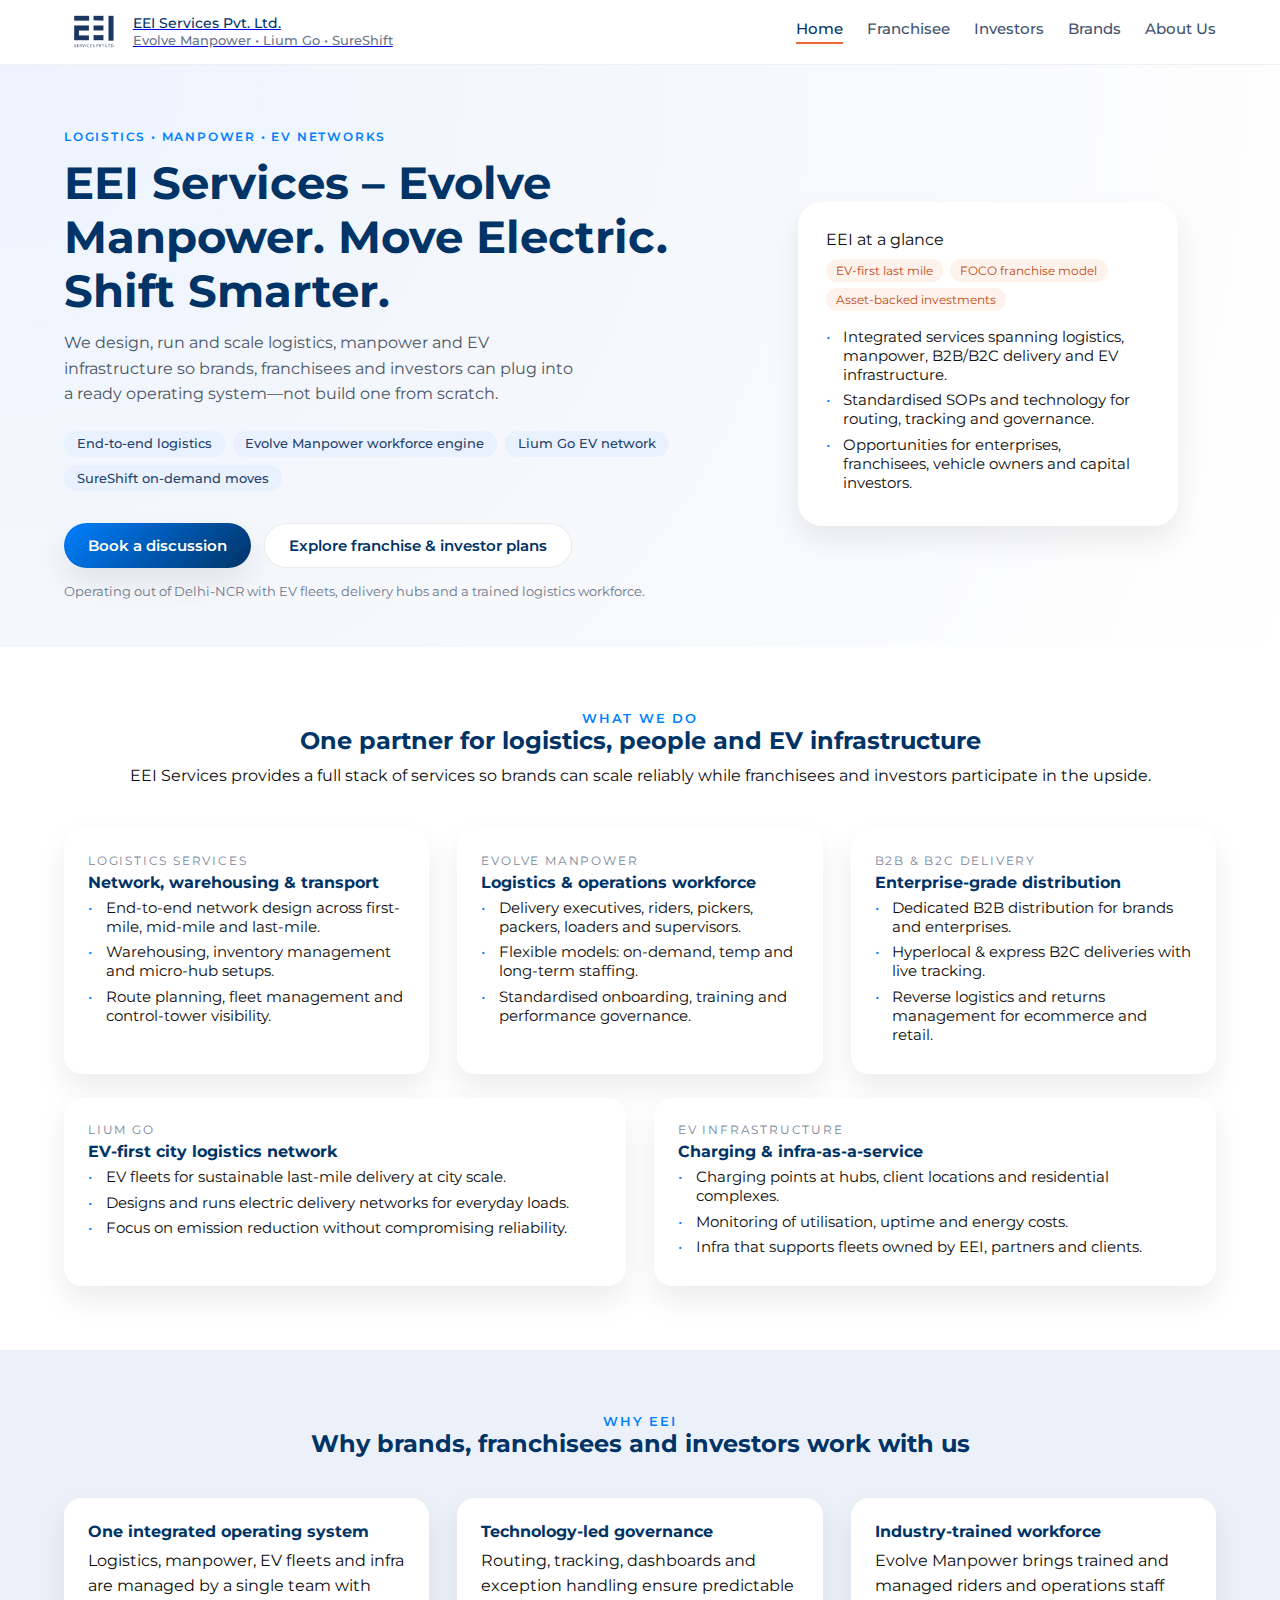
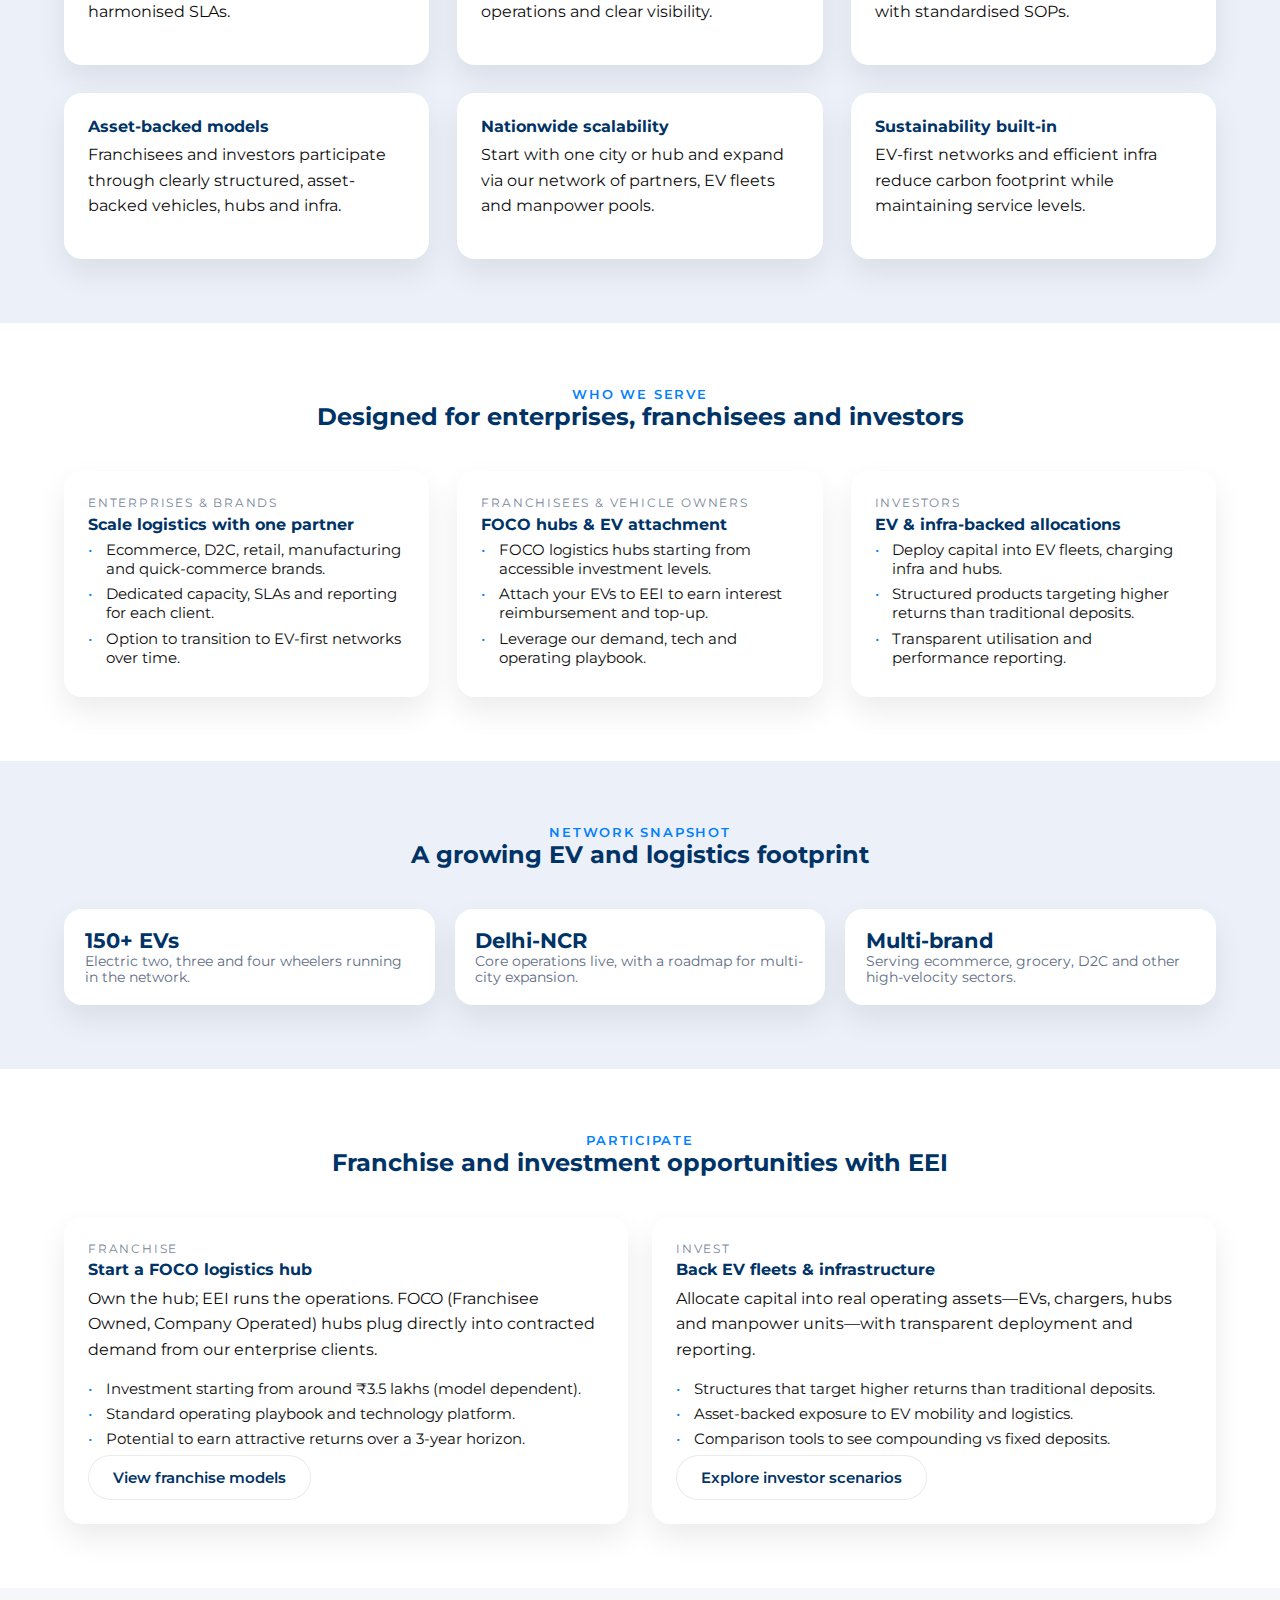
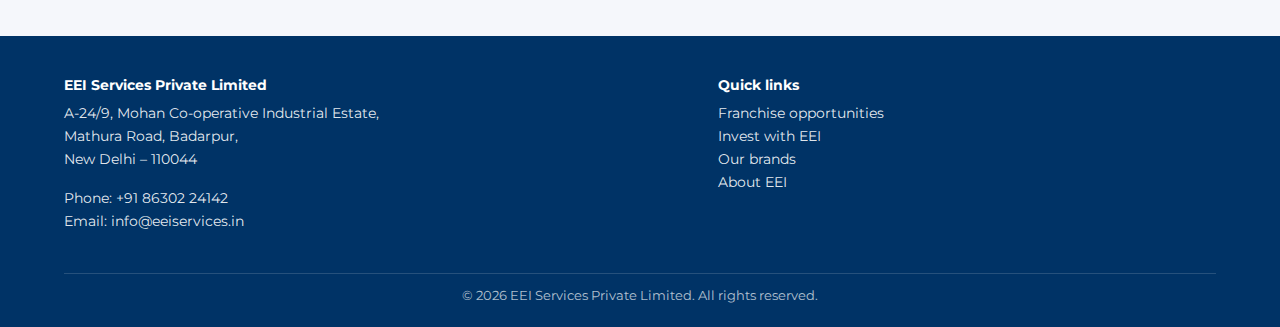
<file: index.html>
<!DOCTYPE html>
<html lang="en">
<head>
  <meta charset="UTF-8">
  <title>EEI Services – Logistics, Manpower & EV Networks</title>
  <meta name="viewport" content="width=device-width, initial-scale=1">
  <meta name="description" content="EEI Services provides logistics, manpower and EV infrastructure solutions through brands like Evolve Manpower and Lium Go. Franchise, invest or scale with us.">
  <link rel="stylesheet" href="assets/css/style.css">
  <!-- Google Font for Montserrat (close to guidelines) -->
  <link href="https://fonts.googleapis.com/css2?family=Montserrat:wght@400;500;600;700&display=swap" rel="stylesheet">
</head>
<body>

  <!-- Header -->
  <header class="site-header">
    <div class="site-header__inner">
      <a href="index.html" class="site-header__logo">
        <img src="assets/img/logo-eei-blue.png" alt="EEI Services logo">
        <div class="site-header__brand-text">
          EEI Services Pvt. Ltd.<br>
          <span style="font-size:0.8rem; color:#6B778C;">Evolve Manpower • Lium Go • SureShift</span>
        </div>
      </a>

      <nav class="nav">
        <a href="index.html" class="active">Home</a>
        <a href="franchisee.html">Franchisee</a>
        <a href="investors.html">Investors</a>
        <a href="brands.html">Brands</a>
        <a href="about.html">About Us</a>
      </nav>
    </div>
  </header>

  <!-- Hero -->
  <section class="hero">
    <div class="container hero__inner">
      <div>
        <div class="hero__kicker">Logistics • Manpower • EV Networks</div>
        <h1 class="hero__title">EEI Services – Evolve Manpower. Move Electric. Shift Smarter.</h1>
        <p class="hero__subtitle">
          We design, run and scale logistics, manpower and EV infrastructure so brands, franchisees and investors can plug into a ready operating system&mdash;not build one from scratch.
        </p>

        <div class="hero__pills">
          <span class="hero__pill">End-to-end logistics</span>
          <span class="hero__pill">Evolve Manpower workforce engine</span>
          <span class="hero__pill">Lium Go EV network</span>
          <span class="hero__pill">SureShift on-demand moves</span>
        </div>

        <div class="hero__actions">
          <a href="https://wa.me/918630224142" class="btn btn-primary" target="_blank" rel="noopener">
            Book a discussion
          </a>
          <a href="franchisee.html" class="btn btn-secondary">
            Explore franchise &amp; investor plans
          </a>
        </div>

        <div class="hero__meta">
          Operating out of Delhi-NCR with EV fleets, delivery hubs and a trained logistics workforce.
        </div>
      </div>

      <div class="hero__visual">
        <div class="hero__card">
          <div class="hero__card-title">EEI at a glance</div>
          <div class="hero__badge-row">
            <span class="hero__badge">EV-first last mile</span>
            <span class="hero__badge">FOCO franchise model</span>
            <span class="hero__badge">Asset-backed investments</span>
          </div>
          <ul class="bullet-list">
            <li>Integrated services spanning logistics, manpower, B2B/B2C delivery and EV infrastructure.</li>
            <li>Standardised SOPs and technology for routing, tracking and governance.</li>
            <li>Opportunities for enterprises, franchisees, vehicle owners and capital investors.</li>
          </ul>
        </div>
      </div>
    </div>
  </section>

  <!-- What we do -->
  <section class="section section--light" id="what-we-do">
    <div class="container">
      <div class="section__header">
        <div class="section__kicker">What we do</div>
        <h2>One partner for logistics, people and EV infrastructure</h2>
        <p>EEI Services provides a full stack of services so brands can scale reliably while franchisees and investors participate in the upside.</p>
      </div>

      <div class="grid-3">
        <div class="card">
          <div class="card__kicker">Logistics services</div>
          <h3 class="card__title">Network, warehousing &amp; transport</h3>
          <ul class="bullet-list">
            <li>End-to-end network design across first-mile, mid-mile and last-mile.</li>
            <li>Warehousing, inventory management and micro-hub setups.</li>
            <li>Route planning, fleet management and control-tower visibility.</li>
          </ul>
        </div>

        <div class="card">
          <div class="card__kicker">Evolve Manpower</div>
          <h3 class="card__title">Logistics &amp; operations workforce</h3>
          <ul class="bullet-list">
            <li>Delivery executives, riders, pickers, packers, loaders and supervisors.</li>
            <li>Flexible models: on-demand, temp and long-term staffing.</li>
            <li>Standardised onboarding, training and performance governance.</li>
          </ul>
        </div>

        <div class="card">
          <div class="card__kicker">B2B &amp; B2C delivery</div>
          <h3 class="card__title">Enterprise-grade distribution</h3>
          <ul class="bullet-list">
            <li>Dedicated B2B distribution for brands and enterprises.</li>
            <li>Hyperlocal &amp; express B2C deliveries with live tracking.</li>
            <li>Reverse logistics and returns management for ecommerce and retail.</li>
          </ul>
        </div>
      </div>

      <div style="height:1.5rem"></div>

      <div class="grid-2">
        <div class="card">
          <div class="card__kicker">Lium Go</div>
          <h3 class="card__title">EV-first city logistics network</h3>
          <ul class="bullet-list">
            <li>EV fleets for sustainable last-mile delivery at city scale.</li>
            <li>Designs and runs electric delivery networks for everyday loads.</li>
            <li>Focus on emission reduction without compromising reliability.</li>
          </ul>
        </div>

        <div class="card">
          <div class="card__kicker">EV Infrastructure</div>
          <h3 class="card__title">Charging &amp; infra-as-a-service</h3>
          <ul class="bullet-list">
            <li>Charging points at hubs, client locations and residential complexes.</li>
            <li>Monitoring of utilisation, uptime and energy costs.</li>
            <li>Infra that supports fleets owned by EEI, partners and clients.</li>
          </ul>
        </div>
      </div>
    </div>
  </section>

  <!-- Why brands work with EEI -->
  <section class="section section--muted">
    <div class="container">
      <div class="section__header">
        <div class="section__kicker">Why EEI</div>
        <h2>Why brands, franchisees and investors work with us</h2>
      </div>

      <div class="grid-3">
        <div class="card">
          <h3 class="card__title">One integrated operating system</h3>
          <p>Logistics, manpower, EV fleets and infra are managed by a single team with harmonised SLAs.</p>
        </div>
        <div class="card">
          <h3 class="card__title">Technology-led governance</h3>
          <p>Routing, tracking, dashboards and exception handling ensure predictable operations and clear visibility.</p>
        </div>
        <div class="card">
          <h3 class="card__title">Industry-trained workforce</h3>
          <p>Evolve Manpower brings trained and managed riders and operations staff with standardised SOPs.</p>
        </div>
        <div class="card">
          <h3 class="card__title">Asset-backed models</h3>
          <p>Franchisees and investors participate through clearly structured, asset-backed vehicles, hubs and infra.</p>
        </div>
        <div class="card">
          <h3 class="card__title">Nationwide scalability</h3>
          <p>Start with one city or hub and expand via our network of partners, EV fleets and manpower pools.</p>
        </div>
        <div class="card">
          <h3 class="card__title">Sustainability built-in</h3>
          <p>EV-first networks and efficient infra reduce carbon footprint while maintaining service levels.</p>
        </div>
      </div>
    </div>
  </section>

  <!-- For whom -->
  <section class="section section--light">
    <div class="container">
      <div class="section__header">
        <div class="section__kicker">Who we serve</div>
        <h2>Designed for enterprises, franchisees and investors</h2>
      </div>

      <div class="grid-3">
        <div class="card">
          <div class="card__kicker">Enterprises &amp; brands</div>
          <h3 class="card__title">Scale logistics with one partner</h3>
          <ul class="bullet-list">
            <li>Ecommerce, D2C, retail, manufacturing and quick-commerce brands.</li>
            <li>Dedicated capacity, SLAs and reporting for each client.</li>
            <li>Option to transition to EV-first networks over time.</li>
          </ul>
        </div>

        <div class="card">
          <div class="card__kicker">Franchisees &amp; vehicle owners</div>
          <h3 class="card__title">FOCO hubs &amp; EV attachment</h3>
          <ul class="bullet-list">
            <li>FOCO logistics hubs starting from accessible investment levels.</li>
            <li>Attach your EVs to EEI to earn interest reimbursement and top-up.</li>
            <li>Leverage our demand, tech and operating playbook.</li>
          </ul>
        </div>

        <div class="card">
          <div class="card__kicker">Investors</div>
          <h3 class="card__title">EV &amp; infra-backed allocations</h3>
          <ul class="bullet-list">
            <li>Deploy capital into EV fleets, charging infra and hubs.</li>
            <li>Structured products targeting higher returns than traditional deposits.</li>
            <li>Transparent utilisation and performance reporting.</li>
          </ul>
        </div>
      </div>
    </div>
  </section>

  <!-- Network snapshot -->
  <section class="section section--muted">
    <div class="container">
      <div class="section__header">
        <div class="section__kicker">Network snapshot</div>
        <h2>A growing EV and logistics footprint</h2>
      </div>

      <div class="stats-row">
        <div class="stat">
          <div class="stat__value">150+ EVs</div>
          <div class="stat__label">Electric two, three and four wheelers running in the network.</div>
        </div>
        <div class="stat">
          <div class="stat__value">Delhi-NCR</div>
          <div class="stat__label">Core operations live, with a roadmap for multi-city expansion.</div>
        </div>
        <div class="stat">
          <div class="stat__value">Multi-brand</div>
          <div class="stat__label">Serving ecommerce, grocery, D2C and other high-velocity sectors.</div>
        </div>
      </div>
    </div>
  </section>

  <!-- Franchise & investor preview -->
  <section class="section section--light">
    <div class="container">
      <div class="section__header">
        <div class="section__kicker">Participate</div>
        <h2>Franchise and investment opportunities with EEI</h2>
      </div>

      <div class="callout-row">
        <div class="card">
          <div class="card__kicker">Franchise</div>
          <h3 class="card__title">Start a FOCO logistics hub</h3>
          <p>Own the hub; EEI runs the operations. FOCO (Franchisee Owned, Company Operated) hubs plug directly into contracted demand from our enterprise clients.</p>
          <ul class="bullet-list">
            <li>Investment starting from around ₹3.5 lakhs (model dependent).</li>
            <li>Standard operating playbook and technology platform.</li>
            <li>Potential to earn attractive returns over a 3-year horizon.</li>
          </ul>
          <a href="franchisee.html" class="btn btn-secondary">View franchise models</a>
        </div>

        <div class="card">
          <div class="card__kicker">Invest</div>
          <h3 class="card__title">Back EV fleets &amp; infrastructure</h3>
          <p>Allocate capital into real operating assets&mdash;EVs, chargers, hubs and manpower units&mdash;with transparent deployment and reporting.</p>
          <ul class="bullet-list">
            <li>Structures that target higher returns than traditional deposits.</li>
            <li>Asset-backed exposure to EV mobility and logistics.</li>
            <li>Comparison tools to see compounding vs fixed deposits.</li>
          </ul>
          <a href="investors.html" class="btn btn-secondary">Explore investor scenarios</a>
        </div>
      </div>
    </div>
  </section>

  <!-- Footer -->
  <footer class="site-footer">
    <div class="container">
      <div class="site-footer__top">
        <div>
          <h4>EEI Services Private Limited</h4>
          <p>
            A-24/9, Mohan Co-operative Industrial Estate,<br>
            Mathura Road, Badarpur,<br>
            New Delhi &ndash; 110044
          </p>
          <p>
            Phone: <a href="tel:+918630224142">+91 86302 24142</a><br>
            Email: <a href="mailto:info@eeiservices.in">info@eeiservices.in</a>
          </p>
        </div>
        <div>
          <h4>Quick links</h4>
          <p>
            <a href="franchisee.html">Franchise opportunities</a><br>
            <a href="investors.html">Invest with EEI</a><br>
            <a href="brands.html">Our brands</a><br>
            <a href="about.html">About EEI</a>
          </p>
        </div>
      </div>

      <div class="site-footer__bottom">
        &copy; <span id="year"></span> EEI Services Private Limited. All rights reserved.
      </div>
    </div>
  </footer>

  <script src="assets/js/main.js"></script>
  <script>
    // Set current year in footer
    document.getElementById('year').textContent = new Date().getFullYear();
  </script>
</body>
</html>
</file>
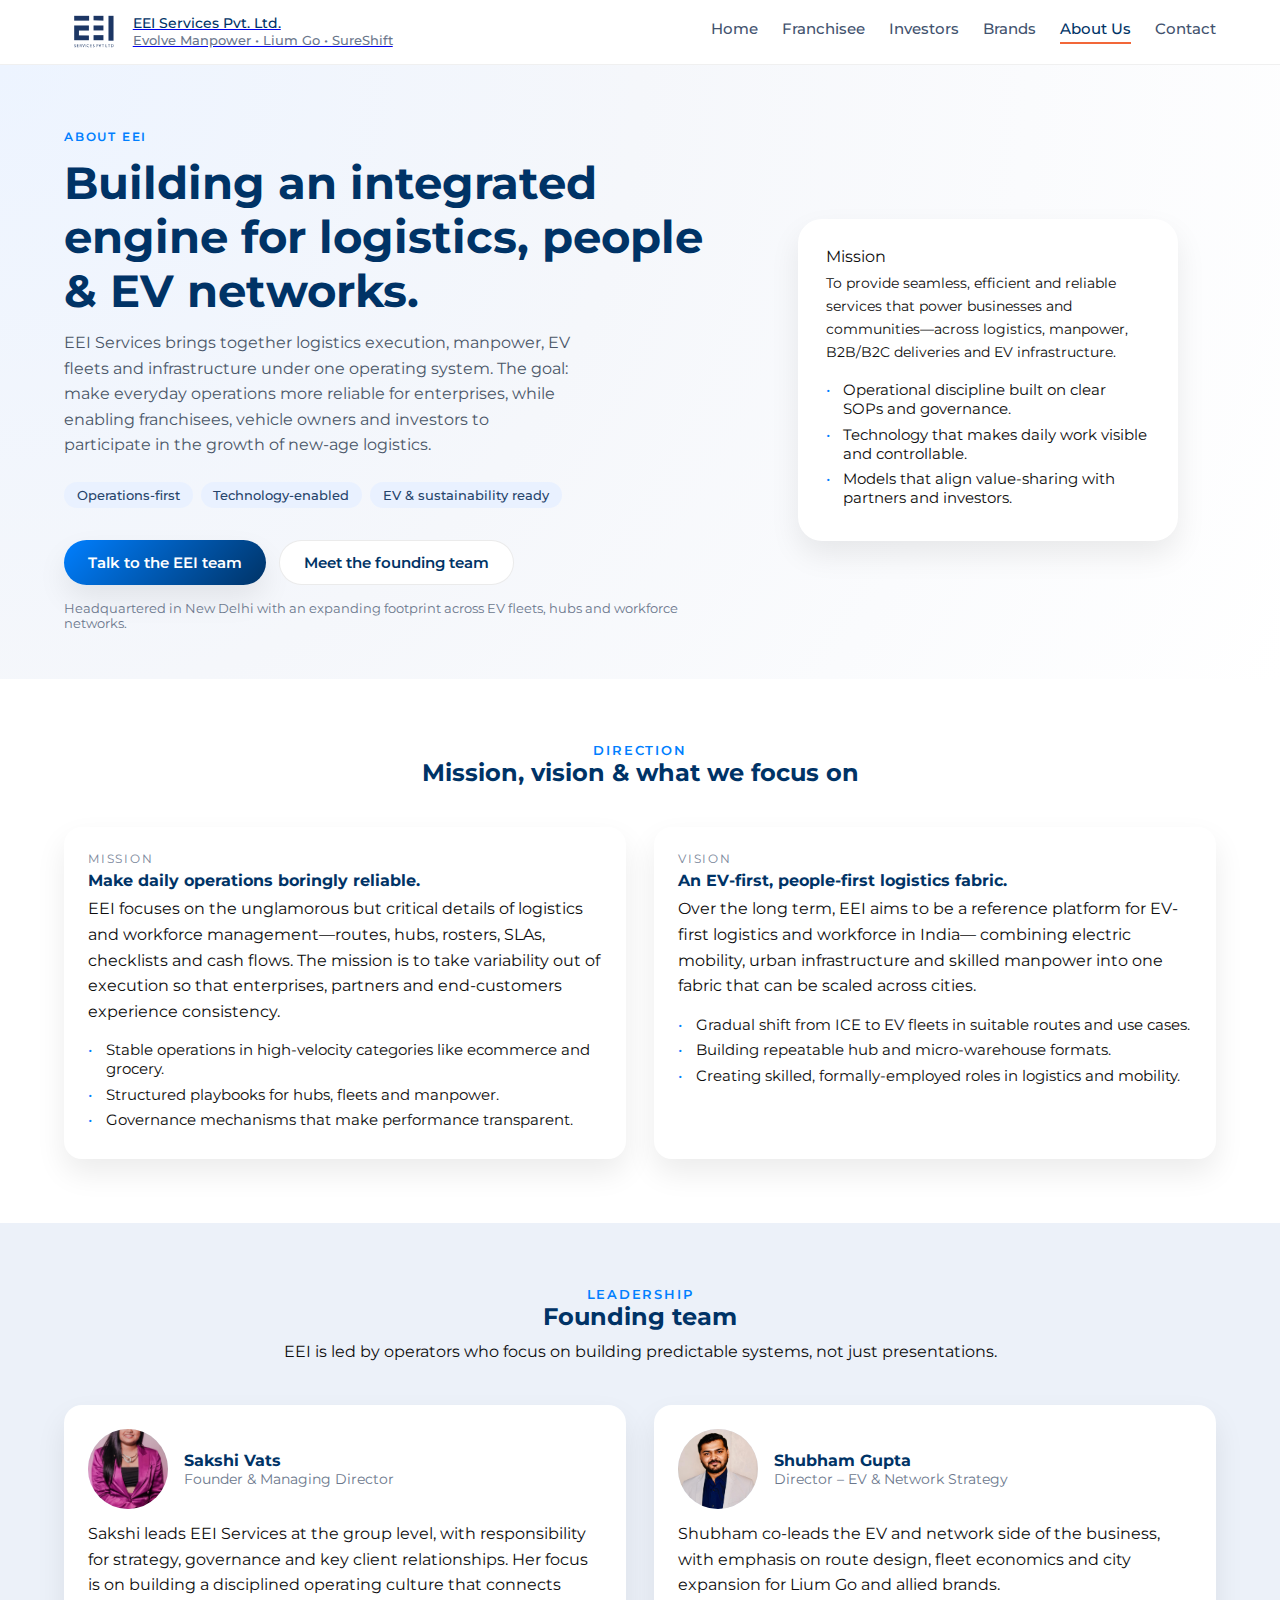
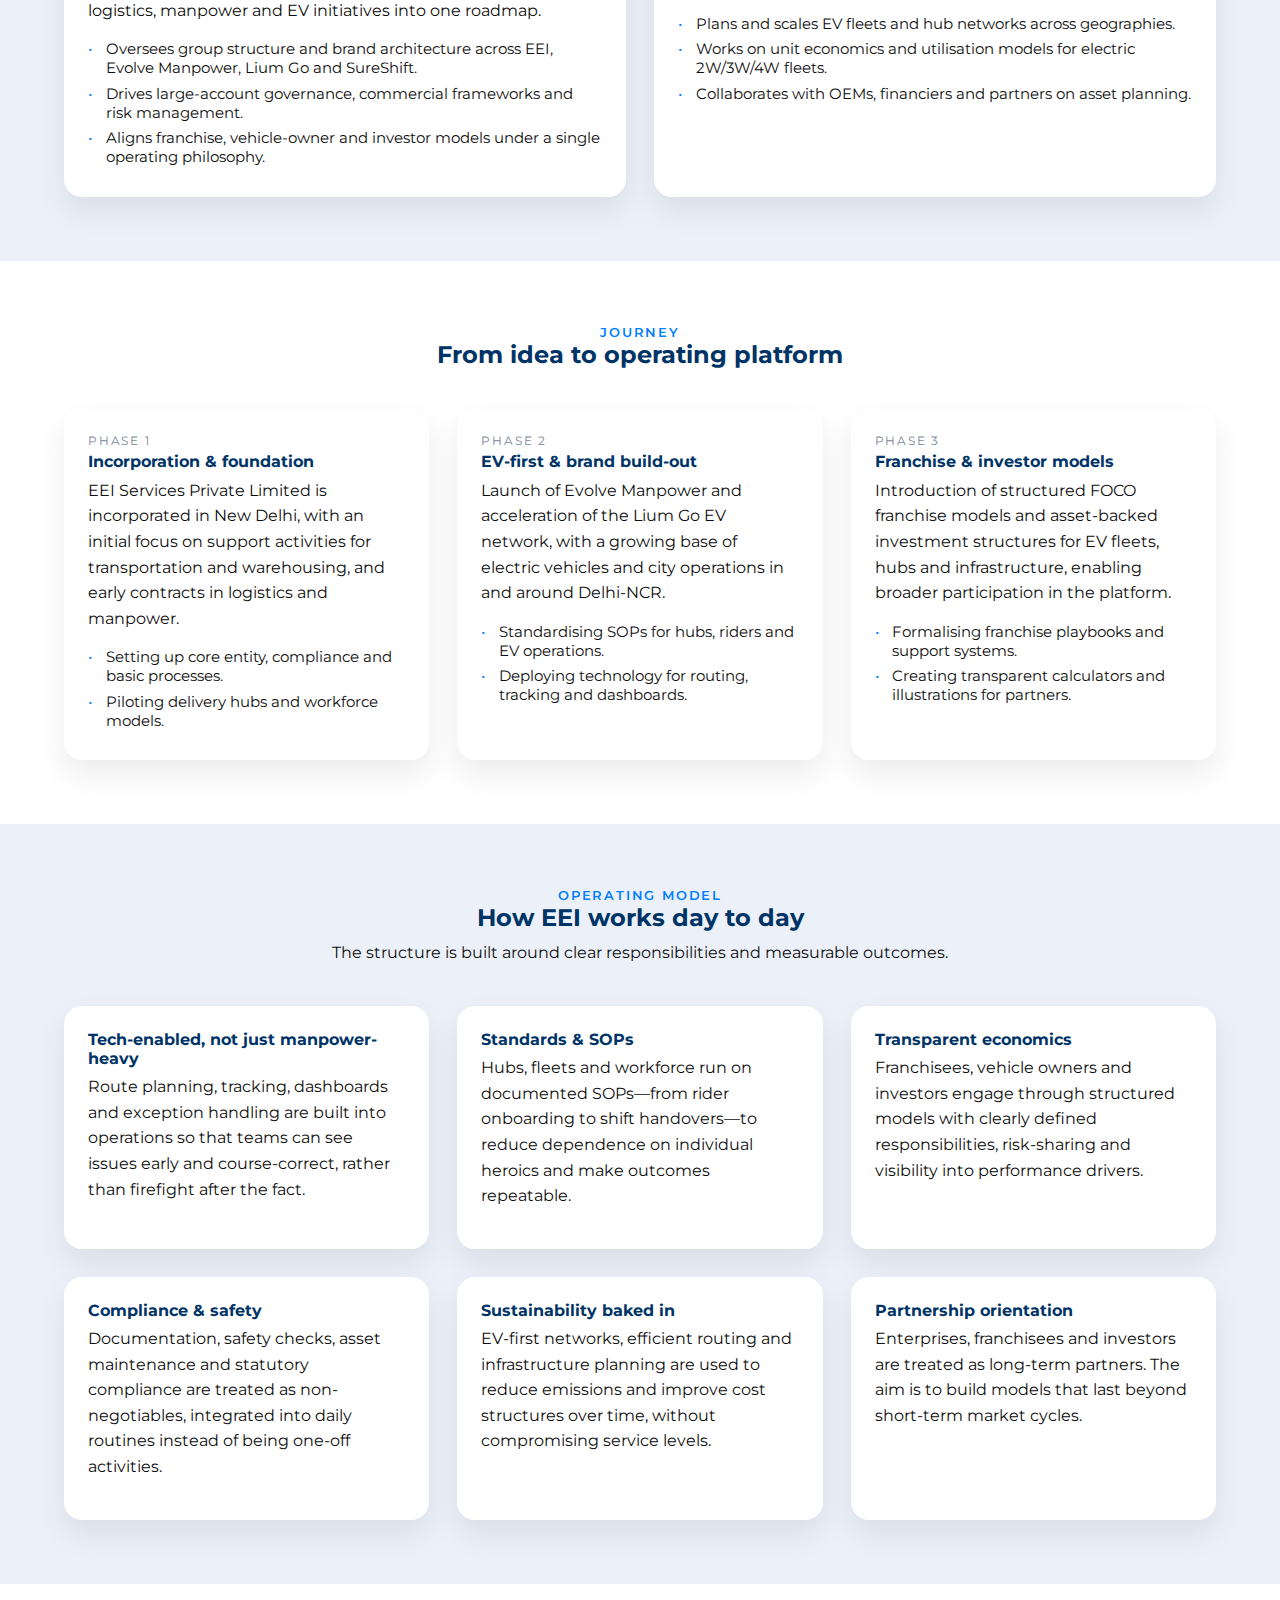
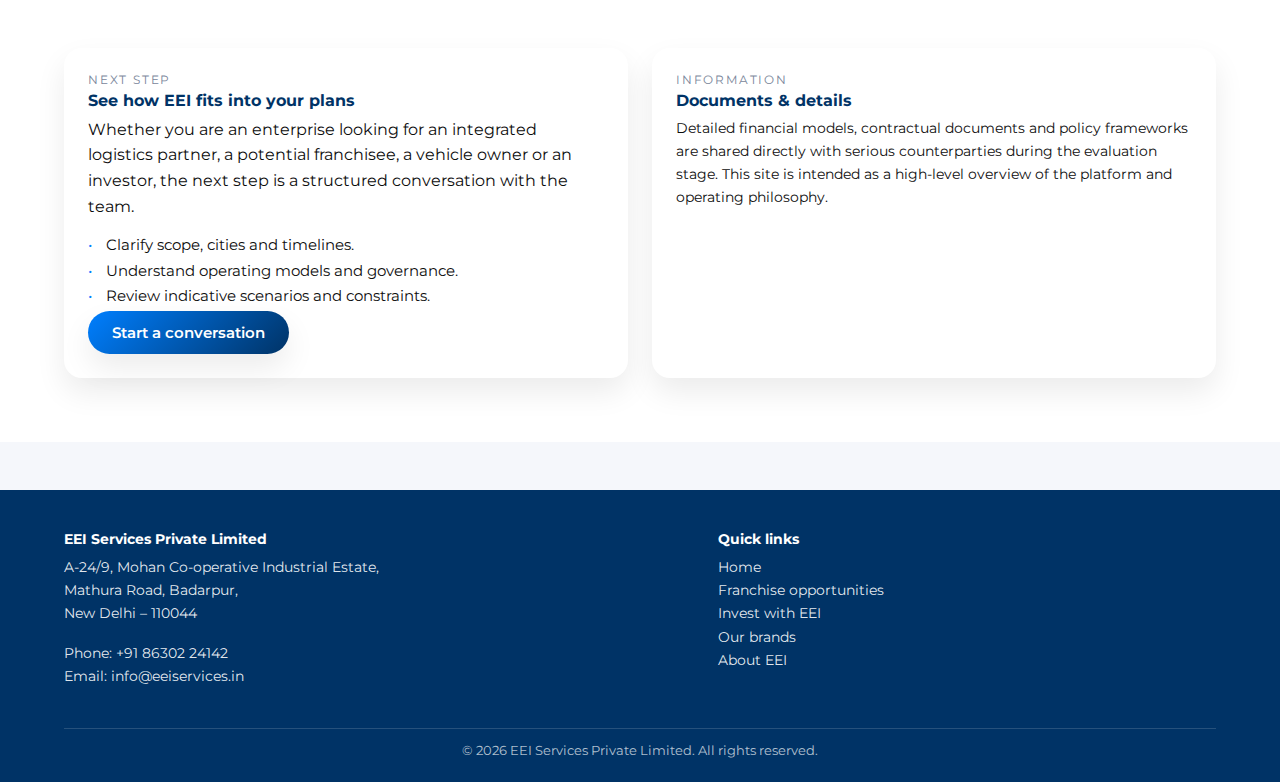
<file: about.html>
<!DOCTYPE html>
<html lang="en">
<head>
  <meta charset="UTF-8">
  <title>About EEI Services – Founders, Story &amp; Operating Model</title>
  <meta name="viewport" content="width=device-width, initial-scale=1">
  <meta name="description" content="Learn about EEI Services Private Limited – our mission, founding team, journey and how we integrate logistics, manpower and EV networks under one operating system.">
  <link rel="stylesheet" href="assets/css/style.css">
  <link href="https://fonts.googleapis.com/css2?family=Montserrat:wght@400;500;600;700&display=swap" rel="stylesheet">
</head>
<body>

  <!-- Header -->
  <header class="site-header">
    <div class="site-header__inner">
      <a href="index.html" class="site-header__logo">
        <img src="assets/img/logo-eei-blue.png" alt="EEI Services logo">
        <div class="site-header__brand-text">
          EEI Services Pvt. Ltd.<br>
          <span style="font-size:0.8rem; color:#6B778C;">Evolve Manpower • Lium Go • SureShift</span>
        </div>
      </a>

      <nav class="nav">
        <a href="index.html">Home</a>
        <a href="franchisee.html">Franchisee</a>
        <a href="investors.html">Investors</a>
        <a href="brands.html">Brands</a>
        <a href="about.html" class="active">About Us</a>
        <a href="contact.html">Contact</a>
      </nav>
    </div>
  </header>

  <!-- Hero -->
  <section class="hero">
    <div class="container hero__inner">
      <div>
        <div class="hero__kicker">About EEI</div>
        <h1 class="hero__title">Building an integrated engine for logistics, people &amp; EV networks.</h1>
        <p class="hero__subtitle">
          EEI Services brings together logistics execution, manpower, EV fleets and infrastructure under one operating
          system. The goal: make everyday operations more reliable for enterprises, while enabling franchisees, vehicle
          owners and investors to participate in the growth of new-age logistics.
        </p>

        <div class="hero__pills">
          <span class="hero__pill">Operations-first</span>
          <span class="hero__pill">Technology-enabled</span>
          <span class="hero__pill">EV &amp; sustainability ready</span>
        </div>

        <div class="hero__actions">
          <a href="contact.html#contact-form" class="btn btn-primary">
  Talk to the EEI team
</a>

          <a href="#team" class="btn btn-secondary">
            Meet the founding team
          </a>
        </div>

        <div class="hero__meta">
          Headquartered in New Delhi with an expanding footprint across EV fleets, hubs and workforce networks.
        </div>
      </div>

      <div class="hero__visual">
        <div class="hero__card">
          <div class="hero__card-title">Mission</div>
          <p style="font-size:0.9rem;">
            To provide seamless, efficient and reliable services that power businesses and communities&mdash;across
            logistics, manpower, B2B/B2C deliveries and EV infrastructure.
          </p>
          <ul class="bullet-list">
            <li>Operational discipline built on clear SOPs and governance.</li>
            <li>Technology that makes daily work visible and controllable.</li>
            <li>Models that align value-sharing with partners and investors.</li>
          </ul>
        </div>
      </div>
    </div>
  </section>

  <!-- Mission & vision -->
  <section class="section section--light">
    <div class="container">
      <div class="section__header">
        <div class="section__kicker">Direction</div>
        <h2>Mission, vision &amp; what we focus on</h2>
      </div>

      <div class="grid-2">
        <div class="card">
          <div class="card__kicker">Mission</div>
          <h3 class="card__title">Make daily operations boringly reliable.</h3>
          <p>
            EEI focuses on the unglamorous but critical details of logistics and workforce management&mdash;routes,
            hubs, rosters, SLAs, checklists and cash flows. The mission is to take variability out of execution so that
            enterprises, partners and end-customers experience consistency.
          </p>
          <ul class="bullet-list">
            <li>Stable operations in high-velocity categories like ecommerce and grocery.</li>
            <li>Structured playbooks for hubs, fleets and manpower.</li>
            <li>Governance mechanisms that make performance transparent.</li>
          </ul>
        </div>

        <div class="card">
          <div class="card__kicker">Vision</div>
          <h3 class="card__title">An EV-first, people-first logistics fabric.</h3>
          <p>
            Over the long term, EEI aims to be a reference platform for EV-first logistics and workforce in India&mdash;
            combining electric mobility, urban infrastructure and skilled manpower into one fabric that can be scaled
            across cities.
          </p>
          <ul class="bullet-list">
            <li>Gradual shift from ICE to EV fleets in suitable routes and use cases.</li>
            <li>Building repeatable hub and micro-warehouse formats.</li>
            <li>Creating skilled, formally-employed roles in logistics and mobility.</li>
          </ul>
        </div>
      </div>
    </div>
  </section>

  <!-- Founding team -->
  <section class="section section--muted" id="team">
    <div class="container">
      <div class="section__header">
        <div class="section__kicker">Leadership</div>
        <h2>Founding team</h2>
        <p>EEI is led by operators who focus on building predictable systems, not just presentations.</p>
      </div>

      <div class="grid-2">
        <!-- Sakshi -->
        <div class="card">
          <div style="display:flex; align-items:center; gap:1rem; margin-bottom:0.75rem;">
            <div style="width:80px; height:80px; border-radius:50%; overflow:hidden; background:#E0E7F3;">
              <img src="assets/img/sakshi-vats.jpg" alt="Sakshi Vats" style="width:100%; height:100%; object-fit:cover;">
            </div>
            <div>
              <h3 class="card__title" style="margin-bottom:0.1rem;">Sakshi Vats</h3>
              <div style="font-size:0.85rem; color:#6B778C;">Founder &amp; Managing Director</div>
            </div>
          </div>
          <p>
            Sakshi leads EEI Services at the group level, with responsibility for strategy, governance and key client
            relationships. Her focus is on building a disciplined operating culture that connects logistics,
            manpower and EV initiatives into one roadmap.
          </p>
          <ul class="bullet-list">
            <li>Oversees group structure and brand architecture across EEI, Evolve Manpower, Lium Go and SureShift.</li>
            <li>Drives large-account governance, commercial frameworks and risk management.</li>
            <li>Aligns franchise, vehicle-owner and investor models under a single operating philosophy.</li>
          </ul>
        </div>

        <!-- Shubham -->
        <div class="card">
          <div style="display:flex; align-items:center; gap:1rem; margin-bottom:0.75rem;">
            <div style="width:80px; height:80px; border-radius:50%; overflow:hidden; background:#E0E7F3;">
              <img src="assets/img/shubham-gupta.jpg" alt="Shubham Gupta" style="width:100%; height:100%; object-fit:cover;">
            </div>
            <div>
              <h3 class="card__title" style="margin-bottom:0.1rem;">Shubham Gupta</h3>
              <div style="font-size:0.85rem; color:#6B778C;">Director – EV &amp; Network Strategy</div>
            </div>
          </div>
          <p>
            Shubham co-leads the EV and network side of the business, with emphasis on route design, fleet economics and
            city expansion for Lium Go and allied brands.
          </p>
          <ul class="bullet-list">
            <li>Plans and scales EV fleets and hub networks across geographies.</li>
            <li>Works on unit economics and utilisation models for electric 2W/3W/4W fleets.</li>
            <li>Collaborates with OEMs, financiers and partners on asset planning.</li>
          </ul>
        </div>
      </div>

      <!-- Optional third leader slot; keep for future -->
      <!--
      <div style="height:1.5rem;"></div>
      <div class="grid-2">
        <div class="card">
          <h3 class="card__title">[Third Leader Name]</h3>
          <p>Placeholder for additional leadership profile if you choose to add it later.</p>
        </div>
      </div>
      -->
    </div>
  </section>

  <!-- Journey / timeline -->
  <section class="section section--light">
    <div class="container">
      <div class="section__header">
        <div class="section__kicker">Journey</div>
        <h2>From idea to operating platform</h2>
      </div>

      <div class="grid-3">
        <div class="card">
          <div class="card__kicker">Phase 1</div>
          <h3 class="card__title">Incorporation &amp; foundation</h3>
          <p>
            EEI Services Private Limited is incorporated in New Delhi, with an initial focus on support activities for
            transportation and warehousing, and early contracts in logistics and manpower.
          </p>
          <ul class="bullet-list">
            <li>Setting up core entity, compliance and basic processes.</li>
            <li>Piloting delivery hubs and workforce models.</li>
          </ul>
        </div>

        <div class="card">
          <div class="card__kicker">Phase 2</div>
          <h3 class="card__title">EV-first &amp; brand build-out</h3>
          <p>
            Launch of Evolve Manpower and acceleration of the Lium Go EV network, with a growing base of electric
            vehicles and city operations in and around Delhi-NCR.
          </p>
          <ul class="bullet-list">
            <li>Standardising SOPs for hubs, riders and EV operations.</li>
            <li>Deploying technology for routing, tracking and dashboards.</li>
          </ul>
        </div>

        <div class="card">
          <div class="card__kicker">Phase 3</div>
          <h3 class="card__title">Franchise &amp; investor models</h3>
          <p>
            Introduction of structured FOCO franchise models and asset-backed investment structures for EV fleets, hubs
            and infrastructure, enabling broader participation in the platform.
          </p>
          <ul class="bullet-list">
            <li>Formalising franchise playbooks and support systems.</li>
            <li>Creating transparent calculators and illustrations for partners.</li>
          </ul>
        </div>
      </div>
    </div>
  </section>

  <!-- How we work -->
  <section class="section section--muted">
    <div class="container">
      <div class="section__header">
        <div class="section__kicker">Operating model</div>
        <h2>How EEI works day to day</h2>
        <p>The structure is built around clear responsibilities and measurable outcomes.</p>
      </div>

      <div class="grid-3">
        <div class="card">
          <h3 class="card__title">Tech-enabled, not just manpower-heavy</h3>
          <p>
            Route planning, tracking, dashboards and exception handling are built into operations so that teams can see
            issues early and course-correct, rather than firefight after the fact.
          </p>
        </div>
        <div class="card">
          <h3 class="card__title">Standards &amp; SOPs</h3>
          <p>
            Hubs, fleets and workforce run on documented SOPs&mdash;from rider onboarding to shift handovers&mdash;to
            reduce dependence on individual heroics and make outcomes repeatable.
          </p>
        </div>
        <div class="card">
          <h3 class="card__title">Transparent economics</h3>
          <p>
            Franchisees, vehicle owners and investors engage through structured models with clearly defined
            responsibilities, risk-sharing and visibility into performance drivers.
          </p>
        </div>
        <div class="card">
          <h3 class="card__title">Compliance &amp; safety</h3>
          <p>
            Documentation, safety checks, asset maintenance and statutory compliance are treated as non-negotiables,
            integrated into daily routines instead of being one-off activities.
          </p>
        </div>
        <div class="card">
          <h3 class="card__title">Sustainability baked in</h3>
          <p>
            EV-first networks, efficient routing and infrastructure planning are used to reduce emissions and improve
            cost structures over time, without compromising service levels.
          </p>
        </div>
        <div class="card">
          <h3 class="card__title">Partnership orientation</h3>
          <p>
            Enterprises, franchisees and investors are treated as long-term partners. The aim is to build models that
            last beyond short-term market cycles.
          </p>
        </div>
      </div>
    </div>
  </section>

  <!-- CTA -->
  <section class="section section--light">
    <div class="container">
      <div class="callout-row">
        <div class="card">
          <div class="card__kicker">Next step</div>
          <h3 class="card__title">See how EEI fits into your plans</h3>
          <p>
            Whether you are an enterprise looking for an integrated logistics partner, a potential franchisee, a
            vehicle owner or an investor, the next step is a structured conversation with the team.
          </p>
          <ul class="bullet-list">
            <li>Clarify scope, cities and timelines.</li>
            <li>Understand operating models and governance.</li>
            <li>Review indicative scenarios and constraints.</li>
          </ul>
          <a href="https://wa.me/918630224142" class="btn btn-primary" target="_blank" rel="noopener">
            Start a conversation
          </a>
        </div>

        <div class="card">
          <div class="card__kicker">Information</div>
          <h3 class="card__title">Documents &amp; details</h3>
          <p style="font-size:0.9rem;">
            Detailed financial models, contractual documents and policy frameworks are shared directly with serious
            counterparties during the evaluation stage. This site is intended as a high-level overview of the platform
            and operating philosophy.
          </p>
        </div>
      </div>
    </div>
  </section>

  <!-- Footer -->
  <footer class="site-footer">
    <div class="container">
      <div class="site-footer__top">
        <div>
          <h4>EEI Services Private Limited</h4>
          <p>
            A-24/9, Mohan Co-operative Industrial Estate,<br>
            Mathura Road, Badarpur,<br>
            New Delhi &ndash; 110044
          </p>
          <p>
            Phone: <a href="tel:+918630224142">+91 86302 24142</a><br>
            Email: <a href="mailto:info@eeiservices.in">info@eeiservices.in</a>
          </p>
        </div>
        <div>
          <h4>Quick links</h4>
          <p>
            <a href="index.html">Home</a><br>
            <a href="franchisee.html">Franchise opportunities</a><br>
            <a href="investors.html">Invest with EEI</a><br>
            <a href="brands.html">Our brands</a><br>
            <a href="about.html">About EEI</a>
          </p>
        </div>
      </div>

      <div class="site-footer__bottom">
        &copy; <span id="year"></span> EEI Services Private Limited. All rights reserved.
      </div>
    </div>
  </footer>

  <script src="assets/js/main.js"></script>
  <script>
    document.getElementById('year').textContent = new Date().getFullYear();
  </script>
</body>
</html>
</file>
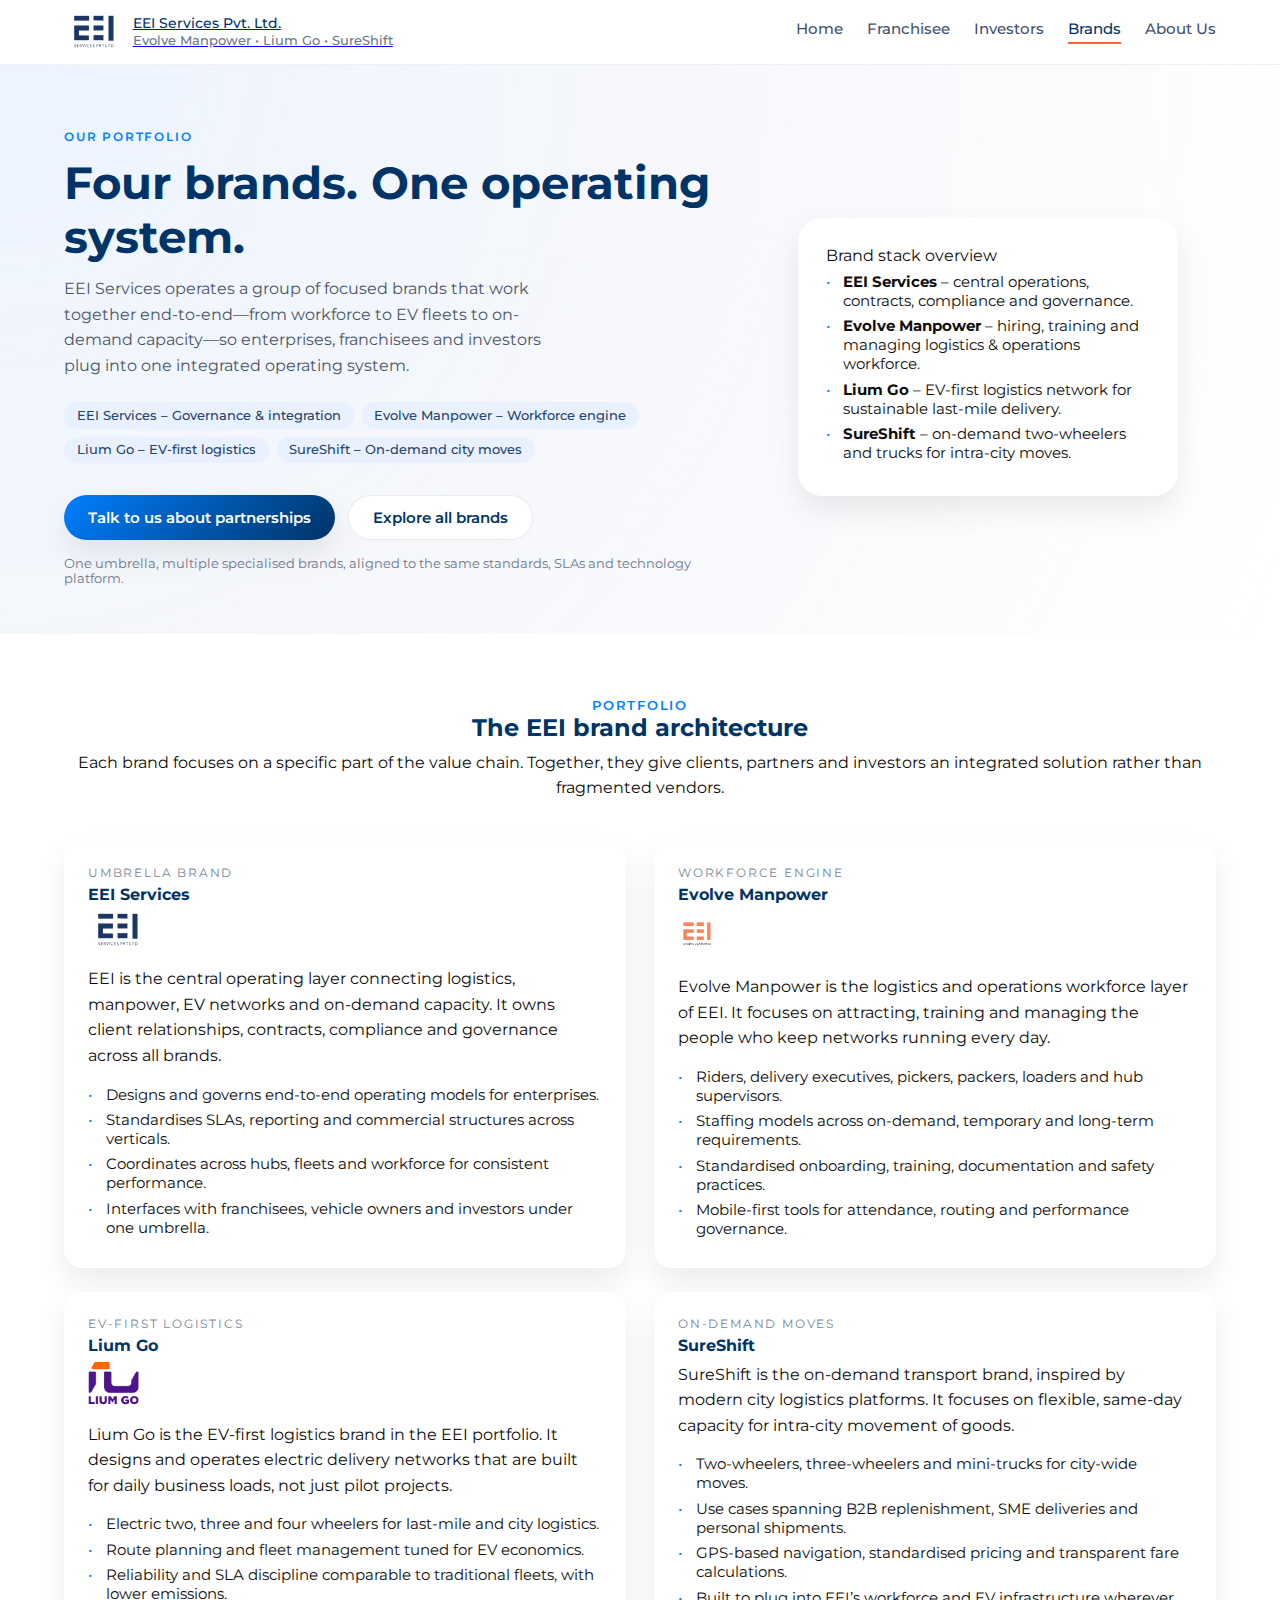
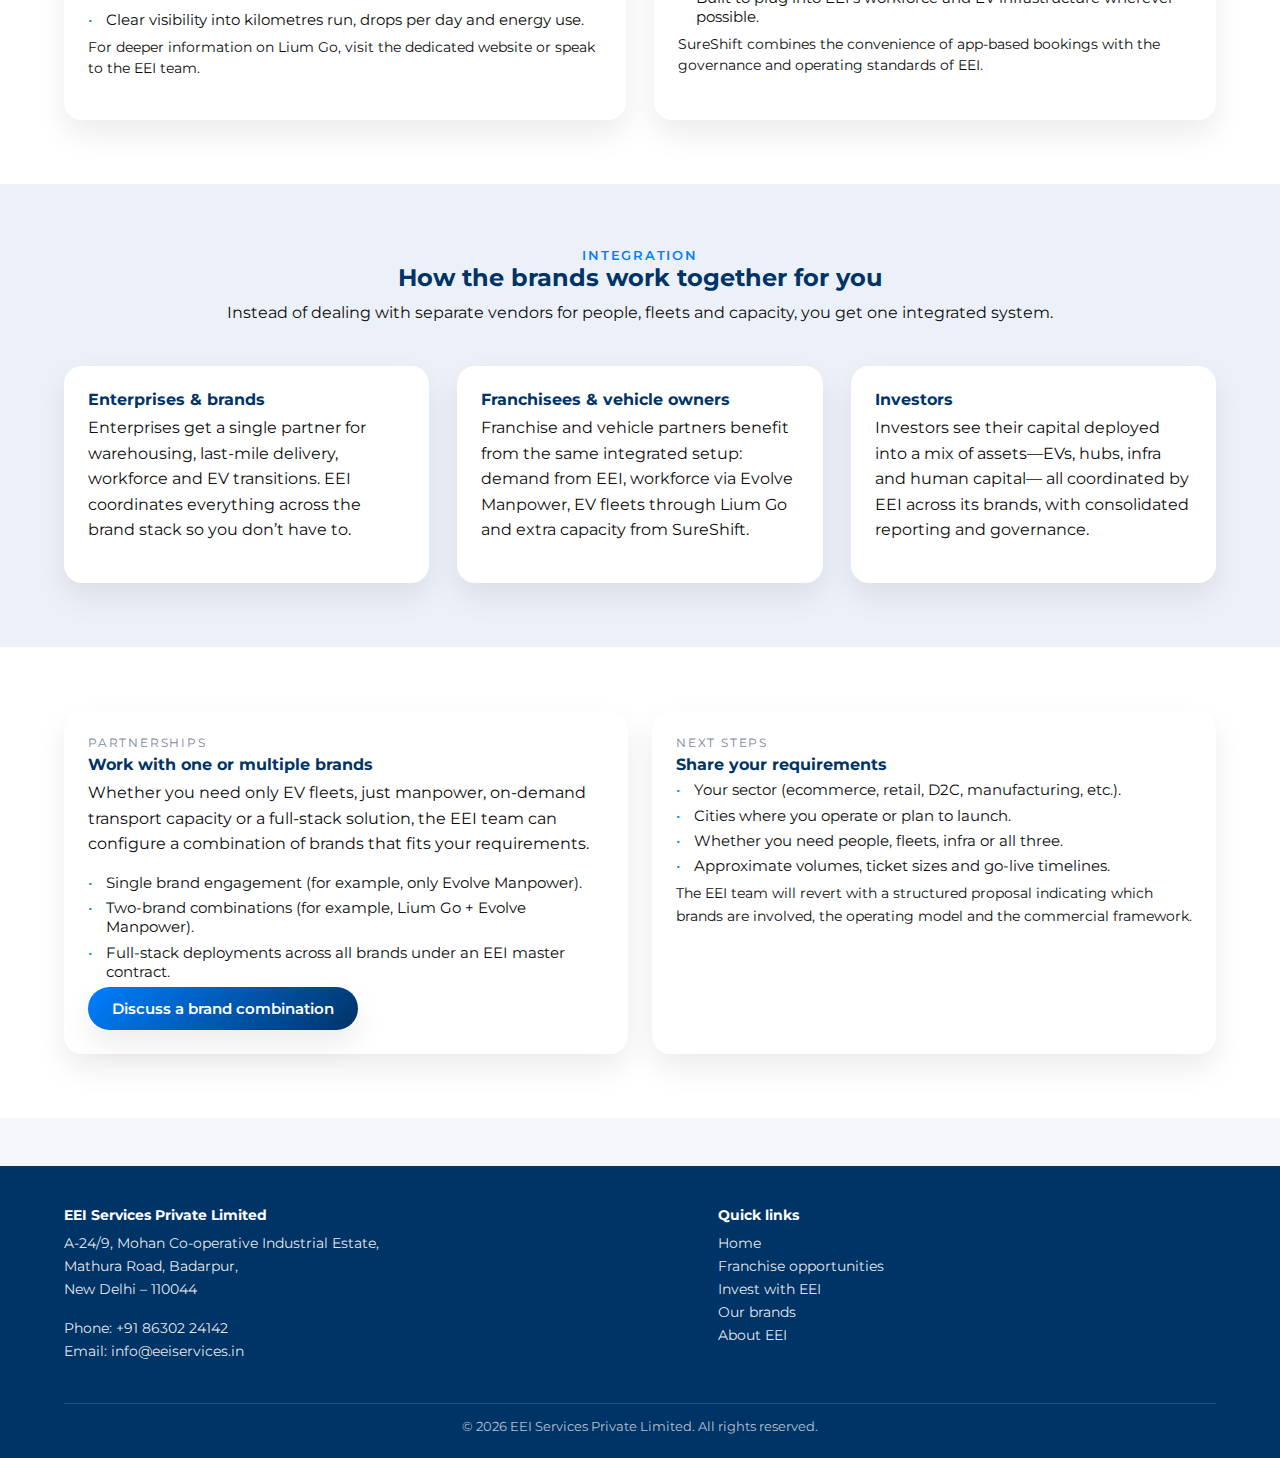
<file: brands.html>
<!DOCTYPE html>
<html lang="en">
<head>
  <meta charset="UTF-8">
  <title>Our Brands – EEI Services, Evolve Manpower, Lium Go &amp; SureShift</title>
  <meta name="viewport" content="width=device-width, initial-scale=1">
  <meta name="description" content="EEI Services operates a portfolio of focused brands: EEI (operations layer), Evolve Manpower (workforce), Lium Go (EV-first logistics) and SureShift (on-demand city moves).">
  <link rel="stylesheet" href="assets/css/style.css">
  <link href="https://fonts.googleapis.com/css2?family=Montserrat:wght@400;500;600;700&display=swap" rel="stylesheet">
</head>
<body>

  <!-- Header -->
  <header class="site-header">
    <div class="site-header__inner">
      <a href="index.html" class="site-header__logo">
        <img src="assets/img/logo-eei-blue.png" alt="EEI Services logo">
        <div class="site-header__brand-text">
          EEI Services Pvt. Ltd.<br>
          <span style="font-size:0.8rem; color:#6B778C;">Evolve Manpower • Lium Go • SureShift</span>
        </div>
      </a>

      <nav class="nav">
        <a href="index.html">Home</a>
        <a href="franchisee.html">Franchisee</a>
        <a href="investors.html">Investors</a>
        <a href="brands.html" class="active">Brands</a>
        <a href="about.html">About Us</a>
      </nav>
    </div>
  </header>

  <!-- Hero -->
  <section class="hero">
    <div class="container hero__inner">
      <div>
        <div class="hero__kicker">Our portfolio</div>
        <h1 class="hero__title">Four brands. One operating system.</h1>
        <p class="hero__subtitle">
          EEI Services operates a group of focused brands that work together end-to-end&mdash;from workforce to EV fleets to on-demand capacity&mdash;so enterprises, franchisees and investors plug into one integrated operating system.
        </p>

        <div class="hero__pills">
          <span class="hero__pill">EEI Services – Governance &amp; integration</span>
          <span class="hero__pill">Evolve Manpower – Workforce engine</span>
          <span class="hero__pill">Lium Go – EV-first logistics</span>
          <span class="hero__pill">SureShift – On-demand city moves</span>
        </div>

        <div class="hero__actions">
          <a href="https://wa.me/918630224142" class="btn btn-primary" target="_blank" rel="noopener">
            Talk to us about partnerships
          </a>
          <a href="#brands-grid" class="btn btn-secondary">
            Explore all brands
          </a>
        </div>

        <div class="hero__meta">
          One umbrella, multiple specialised brands, aligned to the same standards, SLAs and technology platform.
        </div>
      </div>

      <div class="hero__visual">
        <div class="hero__card">
          <div class="hero__card-title">Brand stack overview</div>
          <ul class="bullet-list">
            <li><strong>EEI Services</strong> – central operations, contracts, compliance and governance.</li>
            <li><strong>Evolve Manpower</strong> – hiring, training and managing logistics &amp; operations workforce.</li>
            <li><strong>Lium Go</strong> – EV-first logistics network for sustainable last-mile delivery.</li>
            <li><strong>SureShift</strong> – on-demand two-wheelers and trucks for intra-city moves.</li>
          </ul>
        </div>
      </div>
    </div>
  </section>

  <!-- Brand overview -->
  <section class="section section--light" id="brands-grid">
    <div class="container">
      <div class="section__header">
        <div class="section__kicker">Portfolio</div>
        <h2>The EEI brand architecture</h2>
        <p>
          Each brand focuses on a specific part of the value chain. Together, they give clients, partners and investors
          an integrated solution rather than fragmented vendors.
        </p>
      </div>

      <div class="grid-2">
        <!-- EEI Services -->
        <div class="card">
          <div class="card__kicker">Umbrella brand</div>
          <h3 class="card__title">EEI Services</h3>
          <div style="margin-bottom:0.75rem;">
            <img src="assets/img/logo-eei-blue.png" alt="EEI Services logo" style="height:40px; width:auto;">
          </div>
          <p>
            EEI is the central operating layer connecting logistics, manpower, EV networks and on-demand capacity.
            It owns client relationships, contracts, compliance and governance across all brands.
          </p>
          <ul class="bullet-list">
            <li>Designs and governs end-to-end operating models for enterprises.</li>
            <li>Standardises SLAs, reporting and commercial structures across verticals.</li>
            <li>Coordinates across hubs, fleets and workforce for consistent performance.</li>
            <li>Interfaces with franchisees, vehicle owners and investors under one umbrella.</li>
          </ul>
        </div>

        <!-- Evolve Manpower -->
        <div class="card">
          <div class="card__kicker">Workforce engine</div>
          <h3 class="card__title">Evolve Manpower</h3>
          <div style="margin-bottom:0.75rem;">
            <img src="assets/img/logo-evolve-manpower.jpg" alt="Evolve Manpower logo" style="height:48px; width:auto;">
          </div>
          <p>
            Evolve Manpower is the logistics and operations workforce layer of EEI. It focuses on attracting,
            training and managing the people who keep networks running every day.
          </p>
          <ul class="bullet-list">
            <li>Riders, delivery executives, pickers, packers, loaders and hub supervisors.</li>
            <li>Staffing models across on-demand, temporary and long-term requirements.</li>
            <li>Standardised onboarding, training, documentation and safety practices.</li>
            <li>Mobile-first tools for attendance, routing and performance governance.</li>
          </ul>
        </div>
      </div>

      <div style="height:1.5rem;"></div>

      <div class="grid-2">
        <!-- Lium Go -->
        <div class="card">
          <div class="card__kicker">EV-first logistics</div>
          <h3 class="card__title">Lium Go</h3>
          <div style="margin-bottom:0.75rem;">
            <img src="assets/img/logo-liumgo.svg" alt="Lium Go logo" style="height:44px; width:auto;">
          </div>
          <p>
            Lium Go is the EV-first logistics brand in the EEI portfolio. It designs and operates electric delivery
            networks that are built for daily business loads, not just pilot projects.
          </p>
          <ul class="bullet-list">
            <li>Electric two, three and four wheelers for last-mile and city logistics.</li>
            <li>Route planning and fleet management tuned for EV economics.</li>
            <li>Reliability and SLA discipline comparable to traditional fleets, with lower emissions.</li>
            <li>Clear visibility into kilometres run, drops per day and energy use.</li>
          </ul>
          <p style="font-size:0.85rem; margin-top:0.5rem;">
            For deeper information on Lium Go, visit the dedicated website or speak to the EEI team.
          </p>
        </div>

        <!-- SureShift -->
        <div class="card">
          <div class="card__kicker">On-demand moves</div>
          <h3 class="card__title">SureShift</h3>
          <p>
            SureShift is the on-demand transport brand, inspired by modern city logistics platforms. It focuses on
            flexible, same-day capacity for intra-city movement of goods.
          </p>
          <ul class="bullet-list">
            <li>Two-wheelers, three-wheelers and mini-trucks for city-wide moves.</li>
            <li>Use cases spanning B2B replenishment, SME deliveries and personal shipments.</li>
            <li>GPS-based navigation, standardised pricing and transparent fare calculations.</li>
            <li>Built to plug into EEI’s workforce and EV infrastructure wherever possible.</li>
          </ul>
          <p style="font-size:0.85rem; margin-top:0.5rem;">
            SureShift combines the convenience of app-based bookings with the governance and operating standards of EEI.
          </p>
        </div>
      </div>
    </div>
  </section>

  <!-- How they work together -->
  <section class="section section--muted">
    <div class="container">
      <div class="section__header">
        <div class="section__kicker">Integration</div>
        <h2>How the brands work together for you</h2>
        <p>Instead of dealing with separate vendors for people, fleets and capacity, you get one integrated system.</p>
      </div>

      <div class="grid-3">
        <div class="card">
          <h3 class="card__title">Enterprises &amp; brands</h3>
          <p>
            Enterprises get a single partner for warehousing, last-mile delivery, workforce and EV transitions.
            EEI coordinates everything across the brand stack so you don’t have to.
          </p>
        </div>
        <div class="card">
          <h3 class="card__title">Franchisees &amp; vehicle owners</h3>
          <p>
            Franchise and vehicle partners benefit from the same integrated setup: demand from EEI,
            workforce via Evolve Manpower, EV fleets through Lium Go and extra capacity from SureShift.
          </p>
        </div>
        <div class="card">
          <h3 class="card__title">Investors</h3>
          <p>
            Investors see their capital deployed into a mix of assets&mdash;EVs, hubs, infra and human capital&mdash;
            all coordinated by EEI across its brands, with consolidated reporting and governance.
          </p>
        </div>
      </div>
    </div>
  </section>

  <!-- CTA -->
  <section class="section section--light">
    <div class="container">
      <div class="callout-row">
        <div class="card">
          <div class="card__kicker">Partnerships</div>
          <h3 class="card__title">Work with one or multiple brands</h3>
          <p>
            Whether you need only EV fleets, just manpower, on-demand transport capacity or a full-stack solution,
            the EEI team can configure a combination of brands that fits your requirements.
          </p>
          <ul class="bullet-list">
            <li>Single brand engagement (for example, only Evolve Manpower).</li>
            <li>Two-brand combinations (for example, Lium Go + Evolve Manpower).</li>
            <li>Full-stack deployments across all brands under an EEI master contract.</li>
          </ul>
          <a href="https://wa.me/918630224142" class="btn btn-primary" target="_blank" rel="noopener">
            Discuss a brand combination
          </a>
        </div>

        <div class="card">
          <div class="card__kicker">Next steps</div>
          <h3 class="card__title">Share your requirements</h3>
          <ul class="bullet-list">
            <li>Your sector (ecommerce, retail, D2C, manufacturing, etc.).</li>
            <li>Cities where you operate or plan to launch.</li>
            <li>Whether you need people, fleets, infra or all three.</li>
            <li>Approximate volumes, ticket sizes and go-live timelines.</li>
          </ul>
          <p style="font-size:0.9rem;">
            The EEI team will revert with a structured proposal indicating which brands are involved,
            the operating model and the commercial framework.
          </p>
        </div>
      </div>
    </div>
  </section>

  <!-- Footer -->
  <footer class="site-footer">
    <div class="container">
      <div class="site-footer__top">
        <div>
          <h4>EEI Services Private Limited</h4>
          <p>
            A-24/9, Mohan Co-operative Industrial Estate,<br>
            Mathura Road, Badarpur,<br>
            New Delhi &ndash; 110044
          </p>
          <p>
            Phone: <a href="tel:+918630224142">+91 86302 24142</a><br>
            Email: <a href="mailto:info@eeiservices.in">info@eeiservices.in</a>
          </p>
        </div>
        <div>
          <h4>Quick links</h4>
          <p>
            <a href="index.html">Home</a><br>
            <a href="franchisee.html">Franchise opportunities</a><br>
            <a href="investors.html">Invest with EEI</a><br>
            <a href="brands.html">Our brands</a><br>
            <a href="about.html">About EEI</a>
          </p>
        </div>
      </div>

      <div class="site-footer__bottom">
        &copy; <span id="year"></span> EEI Services Private Limited. All rights reserved.
      </div>
    </div>
  </footer>

  <script src="assets/js/main.js"></script>
  <script>
    document.getElementById('year').textContent = new Date().getFullYear();
  </script>
</body>
</html>
</file>
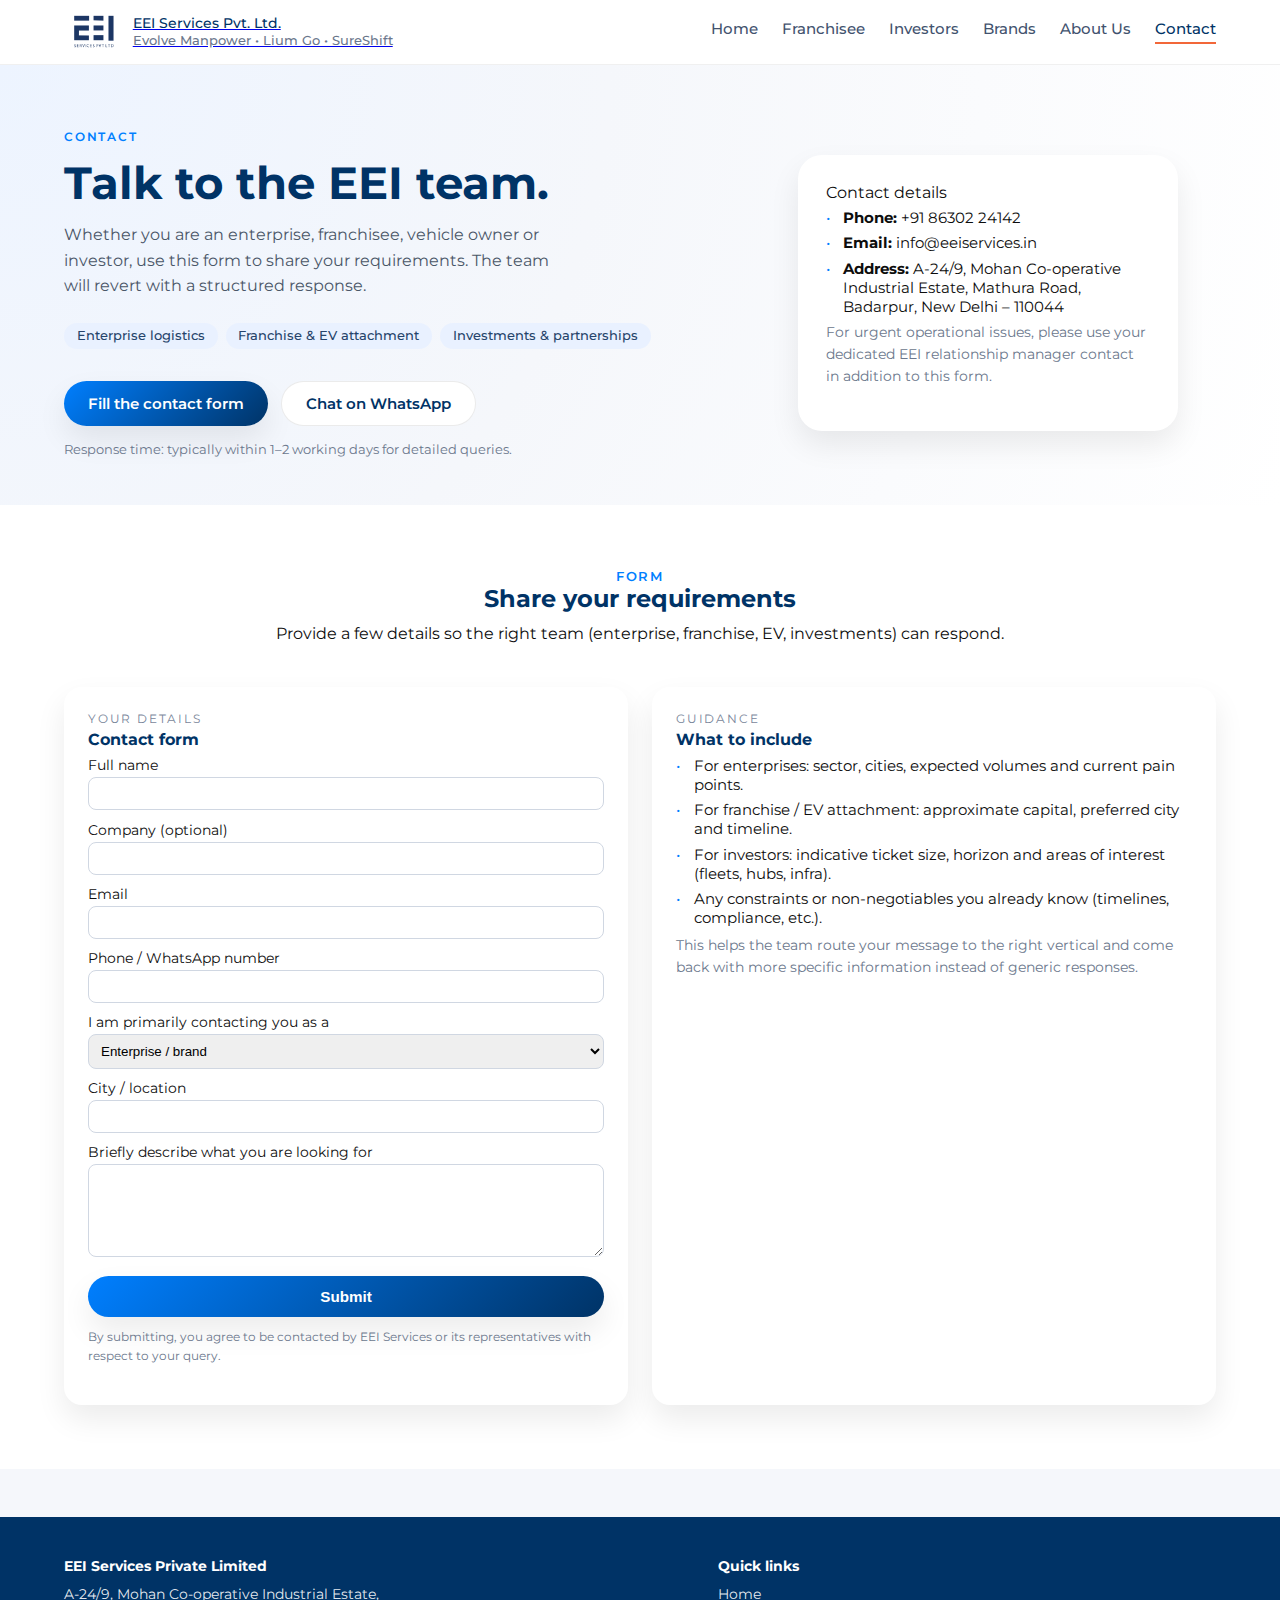
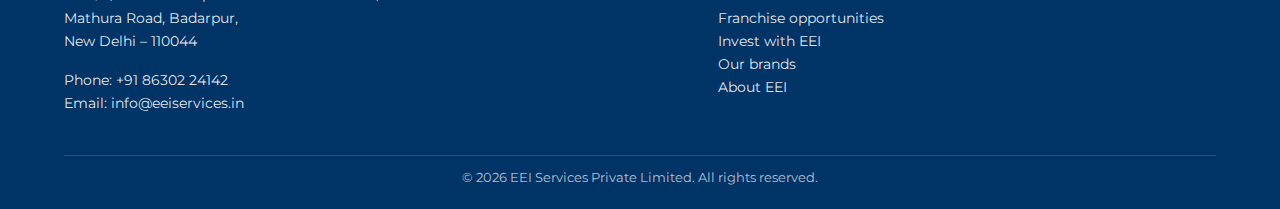
<file: contact.html>
<!DOCTYPE html>
<html lang="en">
<head>
  <meta charset="UTF-8">
  <title>Contact EEI Services – Talk to Our Team</title>
  <meta name="viewport" content="width=device-width, initial-scale=1">
  <meta name="description" content="Contact EEI Services for enterprise logistics, franchise, EV attachment and investment opportunities.">
  <link rel="stylesheet" href="assets/css/style.css">
  <link href="https://fonts.googleapis.com/css2?family=Montserrat:wght@400;500;600;700&display=swap" rel="stylesheet">
</head>
<body>

  <!-- Header -->
  <header class="site-header">
    <div class="site-header__inner">
      <a href="index.html" class="site-header__logo">
        <img src="assets/img/logo-eei-blue.png" alt="EEI Services logo">
        <div class="site-header__brand-text">
          EEI Services Pvt. Ltd.<br>
          <span style="font-size:0.8rem; color:#6B778C;">Evolve Manpower • Lium Go • SureShift</span>
        </div>
      </a>

      <nav class="nav">
        <a href="index.html">Home</a>
        <a href="franchisee.html">Franchisee</a>
        <a href="investors.html">Investors</a>
        <a href="brands.html">Brands</a>
        <a href="about.html">About Us</a>
        <a href="contact.html" class="active">Contact</a>
      </nav>
    </div>
  </header>

  <!-- Hero -->
  <section class="hero">
    <div class="container hero__inner">
      <div>
        <div class="hero__kicker">Contact</div>
        <h1 class="hero__title">Talk to the EEI team.</h1>
        <p class="hero__subtitle">
          Whether you are an enterprise, franchisee, vehicle owner or investor, use this form to share your
          requirements. The team will revert with a structured response.
        </p>

        <div class="hero__pills">
          <span class="hero__pill">Enterprise logistics</span>
          <span class="hero__pill">Franchise &amp; EV attachment</span>
          <span class="hero__pill">Investments &amp; partnerships</span>
        </div>

        <div class="hero__actions">
          <a href="#contact-form" class="btn btn-primary">
            Fill the contact form
          </a>
          <a href="https://wa.me/918630224142" class="btn btn-secondary" target="_blank" rel="noopener">
            Chat on WhatsApp
          </a>
        </div>

        <div class="hero__meta">
          Response time: typically within 1–2 working days for detailed queries.
        </div>
      </div>

      <div class="hero__visual">
        <div class="hero__card">
          <div class="hero__card-title">Contact details</div>
          <ul class="bullet-list">
            <li><strong>Phone:</strong> +91 86302 24142</li>
            <li><strong>Email:</strong> info@eeiservices.in</li>
            <li><strong>Address:</strong> A-24/9, Mohan Co-operative Industrial Estate, Mathura Road, Badarpur, New Delhi – 110044</li>
          </ul>
          <p style="font-size:0.85rem; color:#6B778C;">
            For urgent operational issues, please use your dedicated EEI relationship manager contact in addition
            to this form.
          </p>
        </div>
      </div>
    </div>
  </section>

  <!-- Contact form -->
  <section class="section section--light" id="contact-form">
    <div class="container">
      <div class="section__header">
        <div class="section__kicker">Form</div>
        <h2>Share your requirements</h2>
        <p>Provide a few details so the right team (enterprise, franchise, EV, investments) can respond.</p>
      </div>

      <div class="callout-row">
        <!-- Form column -->
        <div class="card">
          <div class="card__kicker">Your details</div>
          <h3 class="card__title">Contact form</h3>

          <!-- NOTE: action is placeholder; backend can be wired later -->
          <form id="eeiContactForm" action="mailto:info@eeiservices.in" method="post" enctype="text/plain">
            <label style="display:block; font-size:0.85rem; margin-top:0.5rem;">
              Full name
              <input type="text" name="name" required
                     style="width:100%; margin-top:0.25rem; padding:0.5rem; border-radius:8px; border:1px solid #D0D7E2;">
            </label>

            <label style="display:block; font-size:0.85rem; margin-top:0.7rem;">
              Company (optional)
              <input type="text" name="company"
                     style="width:100%; margin-top:0.25rem; padding:0.5rem; border-radius:8px; border:1px solid #D0D7E2;">
            </label>

            <label style="display:block; font-size:0.85rem; margin-top:0.7rem;">
              Email
              <input type="email" name="email" required
                     style="width:100%; margin-top:0.25rem; padding:0.5rem; border-radius:8px; border:1px solid #D0D7E2;">
            </label>

            <label style="display:block; font-size:0.85rem; margin-top:0.7rem;">
              Phone / WhatsApp number
              <input type="tel" name="phone" required
                     style="width:100%; margin-top:0.25rem; padding:0.5rem; border-radius:8px; border:1px solid #D0D7E2;">
            </label>

            <label style="display:block; font-size:0.85rem; margin-top:0.7rem;">
              I am primarily contacting you as a
              <select name="type"
                      style="width:100%; margin-top:0.25rem; padding:0.5rem; border-radius:8px; border:1px solid #D0D7E2;">
                <option value="enterprise">Enterprise / brand</option>
                <option value="franchisee">Franchise / hub partner</option>
                <option value="vehicle-owner">Vehicle owner (EV attachment)</option>
                <option value="investor">Investor / family office</option>
                <option value="other">Other</option>
              </select>
            </label>

            <label style="display:block; font-size:0.85rem; margin-top:0.7rem;">
              City / location
              <input type="text" name="city"
                     style="width:100%; margin-top:0.25rem; padding:0.5rem; border-radius:8px; border:1px solid #D0D7E2;">
            </label>

            <label style="display:block; font-size:0.85rem; margin-top:0.7rem;">
              Briefly describe what you are looking for
              <textarea name="message" rows="5" required
                        style="width:100%; margin-top:0.25rem; padding:0.5rem; border-radius:8px; border:1px solid #D0D7E2; resize:vertical;"></textarea>
            </label>

            <button type="submit" class="btn btn-primary" style="width:100%; margin-top:1rem;">
              Submit
            </button>

            <p style="margin-top:0.6rem; font-size:0.75rem; color:#6B778C;">
              By submitting, you agree to be contacted by EEI Services or its representatives with respect to your query.
            </p>
          </form>
        </div>

        <!-- Info column -->
        <div class="card">
          <div class="card__kicker">Guidance</div>
          <h3 class="card__title">What to include</h3>
          <ul class="bullet-list">
            <li>For enterprises: sector, cities, expected volumes and current pain points.</li>
            <li>For franchise / EV attachment: approximate capital, preferred city and timeline.</li>
            <li>For investors: indicative ticket size, horizon and areas of interest (fleets, hubs, infra).</li>
            <li>Any constraints or non-negotiables you already know (timelines, compliance, etc.).</li>
          </ul>
          <p style="font-size:0.85rem; color:#6B778C; margin-top:0.5rem;">
            This helps the team route your message to the right vertical and come back with more specific information
            instead of generic responses.
          </p>
        </div>
      </div>
    </div>
  </section>

  <!-- Footer -->
  <footer class="site-footer">
    <div class="container">
      <div class="site-footer__top">
        <div>
          <h4>EEI Services Private Limited</h4>
          <p>
            A-24/9, Mohan Co-operative Industrial Estate,<br>
            Mathura Road, Badarpur,<br>
            New Delhi &ndash; 110044
          </p>
          <p>
            Phone: <a href="tel:+918630224142">+91 86302 24142</a><br>
            Email: <a href="mailto:info@eeiservices.in">info@eeiservices.in</a>
          </p>
        </div>
        <div>
          <h4>Quick links</h4>
          <p>
            <a href="index.html">Home</a><br>
            <a href="franchisee.html">Franchise opportunities</a><br>
            <a href="investors.html">Invest with EEI</a><br>
            <a href="brands.html">Our brands</a><br>
            <a href="about.html">About EEI</a>
          </p>
        </div>
      </div>

      <div class="site-footer__bottom">
        &copy; <span id="year"></span> EEI Services Private Limited. All rights reserved.
      </div>
    </div>
  </footer>

  <script src="assets/js/main.js"></script>
  <script>
    document.getElementById('year').textContent = new Date().getFullYear();
  </script>
</body>
</html>
</file>
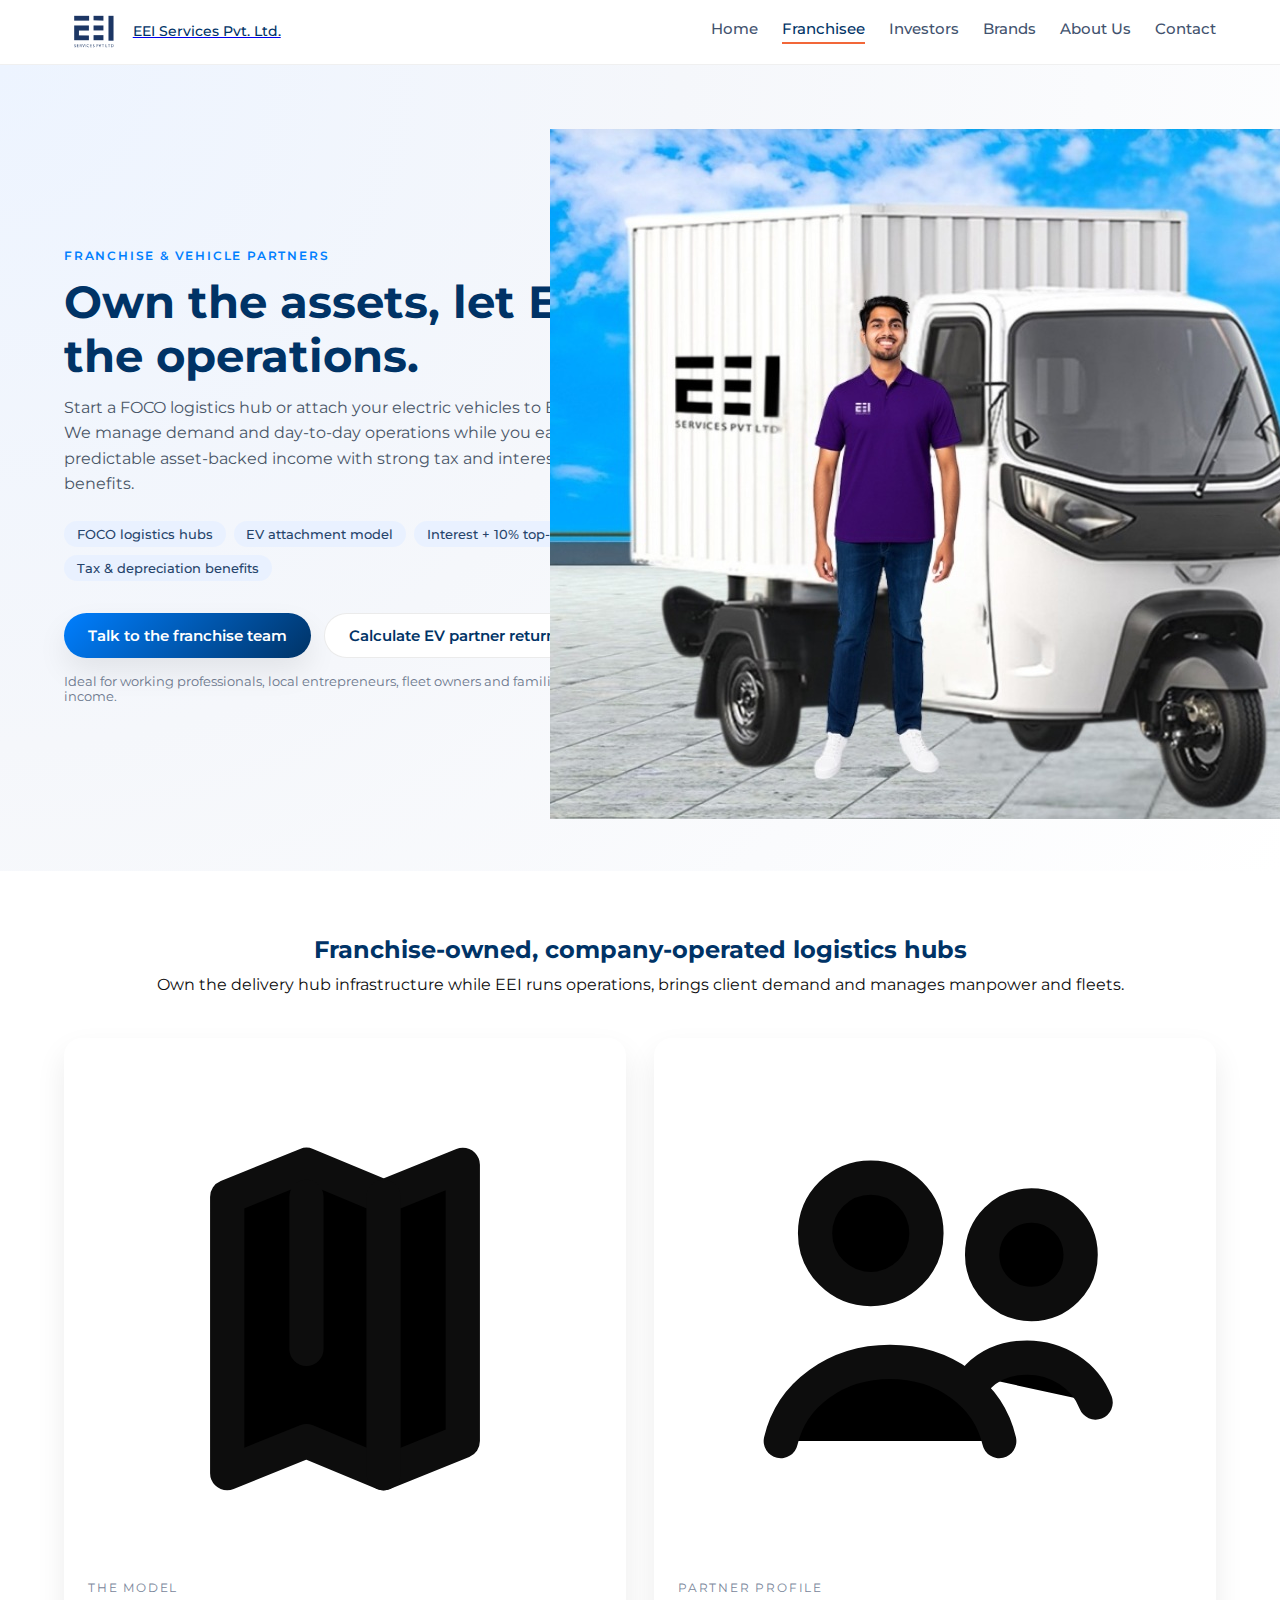
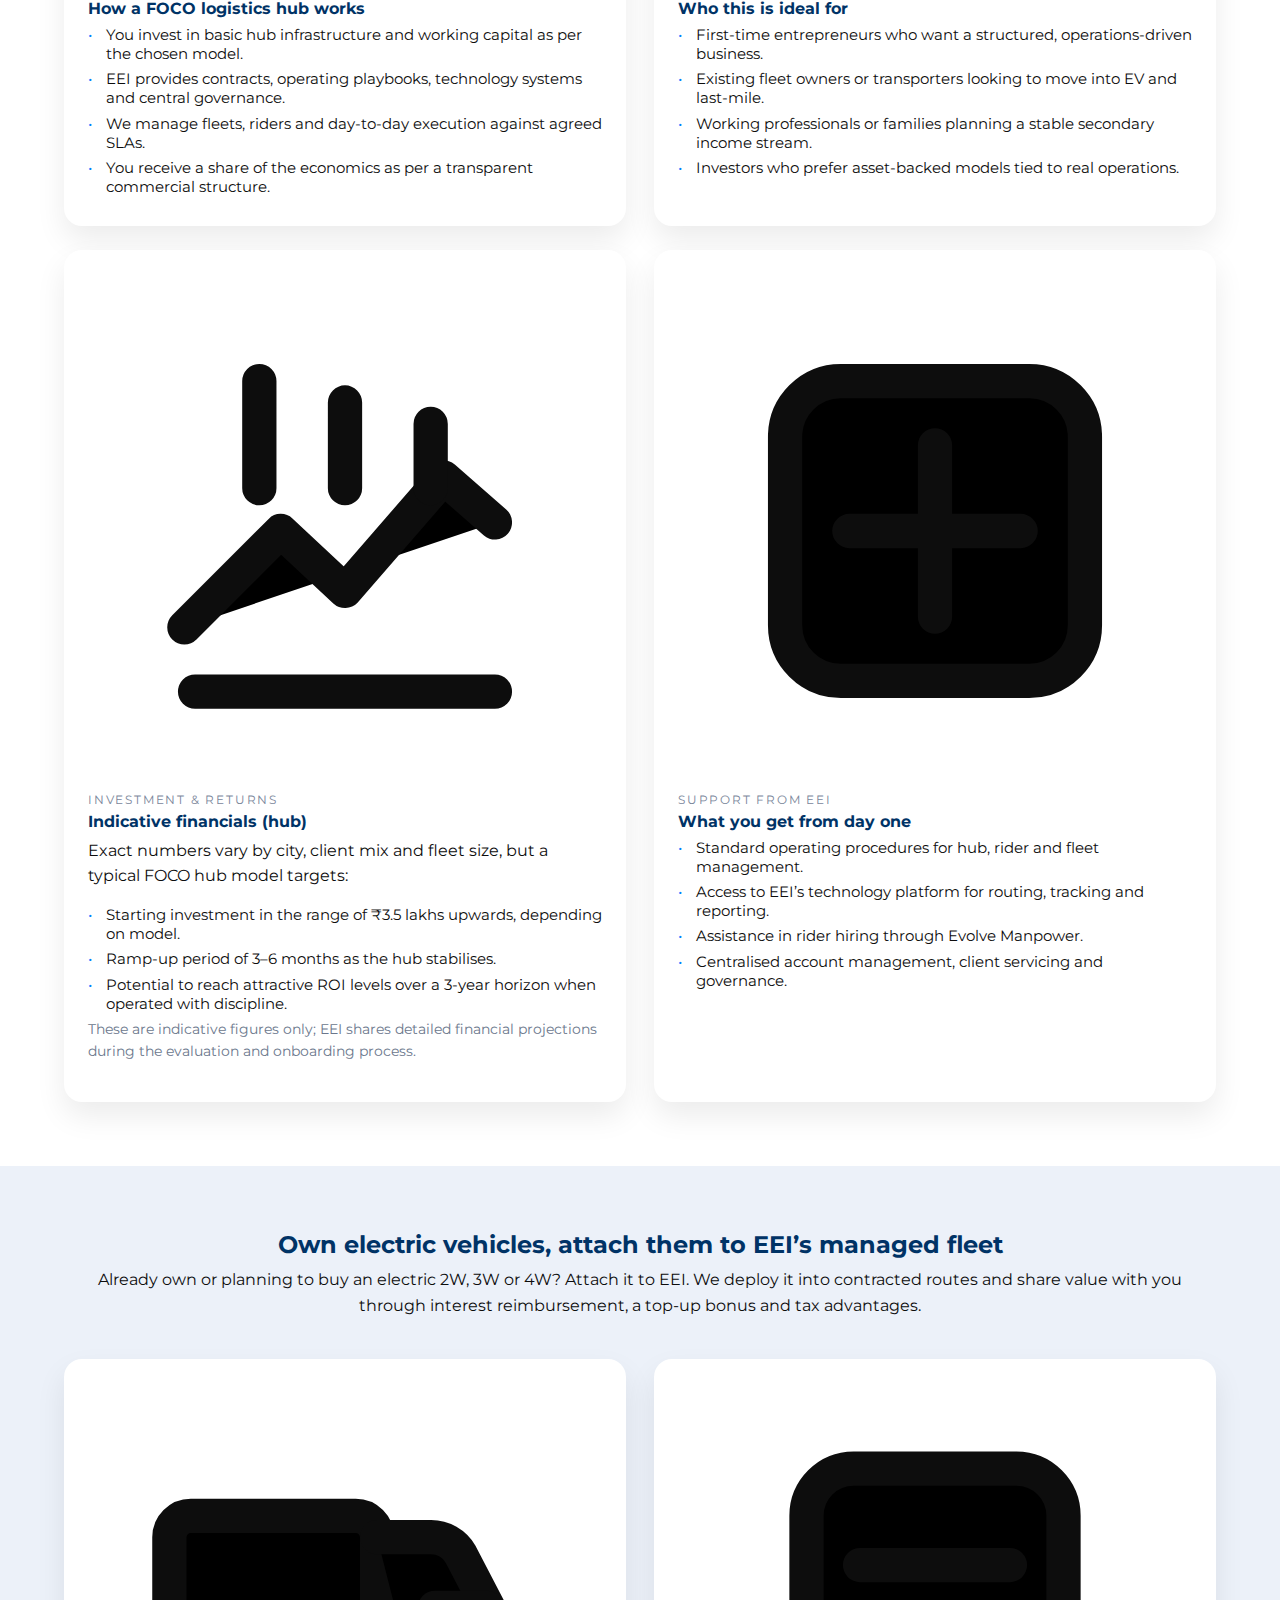
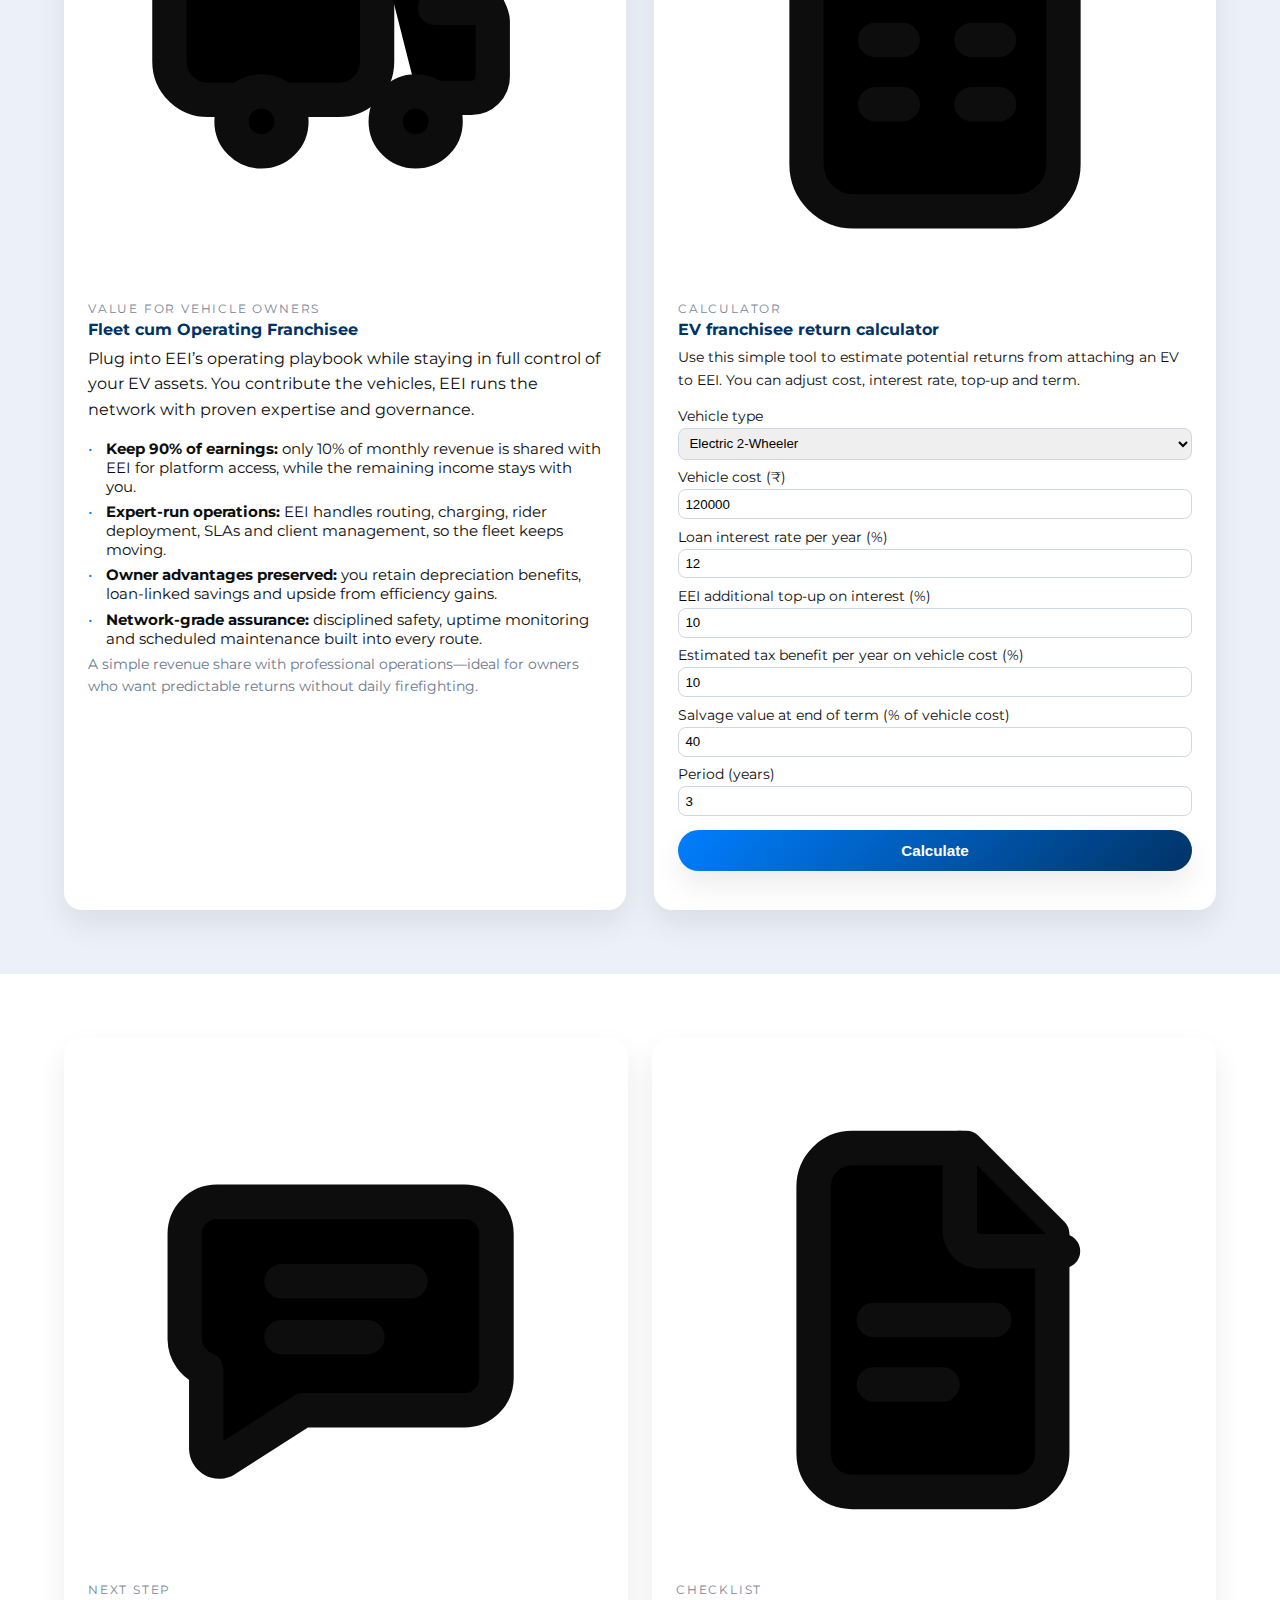
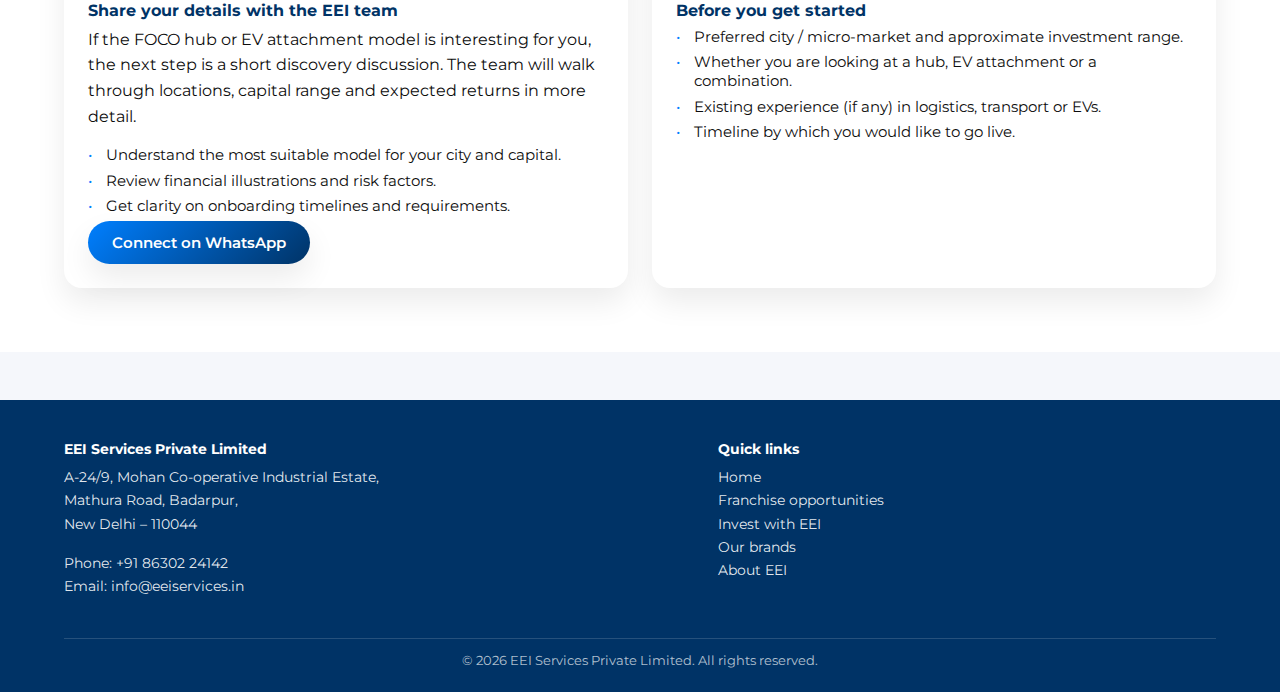
<file: franchisee.html>
<!DOCTYPE html>
<html lang="en">
<head>
  <meta charset="UTF-8">
  <title>Franchisee &amp; Vehicle Partner – EEI Services</title>
  <meta name="viewport" content="width=device-width, initial-scale=1">
  <meta name="description" content="Become an EEI franchisee or vehicle partner. Own logistics hubs or EVs while EEI runs the operations. FOCO model plus EV attachment with tax and interest benefits.">
  <link rel="stylesheet" href="assets/css/style.css">
  <link href="https://fonts.googleapis.com/css2?family=Montserrat:wght@400;500;600;700&display=swap" rel="stylesheet">
</head>
<body>

  <!-- Header -->
  <header class="site-header">
    <div class="site-header__inner">
      <a href="index.html" class="site-header__logo">
        <img src="assets/img/logo-eei-blue.png" alt="EEI Services logo">
        <div class="site-header__brand-text">
          EEI Services Pvt. Ltd.
        </div>
      </a>

      <nav class="nav">
        <a href="index.html">Home</a>
        <a href="franchisee.html" class="active">Franchisee</a>
        <a href="investors.html">Investors</a>
        <a href="brands.html">Brands</a>
        <a href="about.html">About Us</a>
        <a href="contact.html">Contact</a>
      </nav>
    </div>
  </header>

  <!-- Hero -->
  <section class="hero">
    <div class="container hero__inner">
      <div>
        <div class="hero__kicker">Franchise &amp; vehicle partners</div>
        <h1 class="hero__title">Own the assets, let EEI run the operations.</h1>
        <p class="hero__subtitle">
          Start a FOCO logistics hub or attach your electric vehicles to EEI. We manage demand and day-to-day operations while you earn predictable asset-backed income with strong tax and interest benefits.
        </p>

        <div class="hero__pills">
          <span class="hero__pill">FOCO logistics hubs</span>
          <span class="hero__pill">EV attachment model</span>
          <span class="hero__pill">Interest + 10% top-up</span>
          <span class="hero__pill">Tax &amp; depreciation benefits</span>
        </div>

        <div class="hero__actions">
          <a href="contact.html#contact-form" class="btn btn-primary">
  Talk to the franchise team
</a>

          <a href="#ev-franchisee" class="btn btn-secondary">
            Calculate EV partner returns
          </a>
        </div>

        <div class="hero__meta">
          Ideal for working professionals, local entrepreneurs, fleet owners and families looking for recurring income.
        </div>
      </div>

<div class="hero__visual">
  <img src="assets/img/eei-franchise-snapshot.jpg"
       alt="EEI franchise partner standing next to an electric delivery three-wheeler">
</div>
  </section>

  <!-- FOCO franchise model -->
  <section class="section section--light">
    <div class="container">
      <div class="section__header">
        <h2>Franchise-owned, company-operated logistics hubs</h2>
        <p>Own the delivery hub infrastructure while EEI runs operations, brings client demand and manages manpower and fleets.</p>
      </div>

      <div class="grid-2">
        <div class="card">
          <div class="card__icon card__icon--navy" aria-hidden="true">
            <svg viewBox="0 0 24 24" role="img">
              <use href="assets/img/icons.svg#icon-map"></use>
            </svg>
          </div>
          <div class="card__kicker">The model</div>
          <h3 class="card__title">How a FOCO logistics hub works</h3>
          <ul class="bullet-list">
            <li>You invest in basic hub infrastructure and working capital as per the chosen model.</li>
            <li>EEI provides contracts, operating playbooks, technology systems and central governance.</li>
            <li>We manage fleets, riders and day-to-day execution against agreed SLAs.</li>
            <li>You receive a share of the economics as per a transparent commercial structure.</li>
          </ul>
        </div>

        <div class="card">
          <div class="card__icon card__icon--lime" aria-hidden="true">
            <svg viewBox="0 0 24 24" role="img">
              <use href="assets/img/icons.svg#icon-people"></use>
            </svg>
          </div>
          <div class="card__kicker">Partner profile</div>
          <h3 class="card__title">Who this is ideal for</h3>
          <ul class="bullet-list">
            <li>First-time entrepreneurs who want a structured, operations-driven business.</li>
            <li>Existing fleet owners or transporters looking to move into EV and last-mile.</li>
            <li>Working professionals or families planning a stable secondary income stream.</li>
            <li>Investors who prefer asset-backed models tied to real operations.</li>
          </ul>
        </div>
      </div>

      <div style="height:1.5rem"></div>

      <div class="grid-2">
        <div class="card">
          <div class="card__icon card__icon--orange" aria-hidden="true">
            <svg viewBox="0 0 24 24" role="img">
              <use href="assets/img/icons.svg#icon-growth"></use>
            </svg>
          </div>
          <div class="card__kicker">Investment &amp; returns</div>
          <h3 class="card__title">Indicative financials (hub)</h3>
          <p>Exact numbers vary by city, client mix and fleet size, but a typical FOCO hub model targets:</p>
          <ul class="bullet-list">
            <li>Starting investment in the range of ₹3.5 lakhs upwards, depending on model.</li>
            <li>Ramp-up period of 3–6 months as the hub stabilises.</li>
            <li>Potential to reach attractive ROI levels over a 3-year horizon when operated with discipline.</li>
          </ul>
          <p style="font-size:0.85rem; color:#6B778C;">
            These are indicative figures only; EEI shares detailed financial projections during the evaluation and onboarding process.
          </p>
        </div>

        <div class="card">
          <div class="card__icon" aria-hidden="true">
            <svg viewBox="0 0 24 24" role="img">
              <use href="assets/img/icons.svg#icon-governance"></use>
            </svg>
          </div>
          <div class="card__kicker">Support from EEI</div>
          <h3 class="card__title">What you get from day one</h3>
          <ul class="bullet-list">
            <li>Standard operating procedures for hub, rider and fleet management.</li>
            <li>Access to EEI’s technology platform for routing, tracking and reporting.</li>
            <li>Assistance in rider hiring through Evolve Manpower.</li>
            <li>Centralised account management, client servicing and governance.</li>
          </ul>
        </div>
      </div>
    </div>
  </section>

  <!-- EV attachment model intro -->
  <section class="section section--muted" id="ev-franchisee">
    <div class="container">
      <div class="section__header">
        <h2>Own electric vehicles, attach them to EEI’s managed fleet</h2>
        <p>Already own or planning to buy an electric 2W, 3W or 4W? Attach it to EEI. We deploy it into contracted routes and share value with you through interest reimbursement, a top-up bonus and tax advantages.</p>
      </div>

      <div class="grid-2">
        <div class="card">
          <div class="card__icon card__icon--orange" aria-hidden="true">
            <svg viewBox="0 0 24 24" role="img">
              <use href="assets/img/icons.svg#icon-truck"></use>
            </svg>
          </div>
          <div class="card__kicker">Value for vehicle owners</div>
          <h3 class="card__title">Fleet cum Operating Franchisee</h3>
          <p>
            Plug into EEI’s operating playbook while staying in full control of your EV assets. You contribute the vehicles, EEI runs the network with proven expertise and governance.
          </p>
          <ul class="bullet-list">
            <li><strong>Keep 90% of earnings:</strong> only 10% of monthly revenue is shared with EEI for platform access, while the remaining income stays with you.</li>
            <li><strong>Expert-run operations:</strong> EEI handles routing, charging, rider deployment, SLAs and client management, so the fleet keeps moving.</li>
            <li><strong>Owner advantages preserved:</strong> you retain depreciation benefits, loan-linked savings and upside from efficiency gains.</li>
            <li><strong>Network-grade assurance:</strong> disciplined safety, uptime monitoring and scheduled maintenance built into every route.</li>
          </ul>
          <p style="font-size:0.85rem; color:#6B778C;">
            A simple revenue share with professional operations—ideal for owners who want predictable returns without daily firefighting.
          </p>
        </div>

        <!-- Calculator -->
        <div class="card">
          <div class="card__icon card__icon--navy" aria-hidden="true">
            <svg viewBox="0 0 24 24" role="img">
              <use href="assets/img/icons.svg#icon-calculator"></use>
            </svg>
          </div>
          <div class="card__kicker">Calculator</div>
          <h3 class="card__title">EV franchisee return calculator</h3>
          <p style="font-size:0.9rem;">
            Use this simple tool to estimate potential returns from attaching an EV to EEI. You can adjust cost, interest rate, top-up and term.
          </p>

          <form id="franchiseForm">
            <label style="display:block; font-size:0.85rem; margin-top:0.5rem;">
              Vehicle type
              <select id="vehicleType" style="width:100%; margin-top:0.25rem; padding:0.4rem; border-radius:8px; border:1px solid #D0D7E2;">
                <option value="2W">Electric 2-Wheeler</option>
                <option value="3W">Electric 3-Wheeler</option>
                <option value="4W">Electric 4-Wheeler</option>
              </select>
            </label>

            <label style="display:block; font-size:0.85rem; margin-top:0.6rem;">
              Vehicle cost (₹)
              <input type="number" id="vehicleCost" value="120000" min="0" step="1000"
                     style="width:100%; margin-top:0.25rem; padding:0.4rem; border-radius:8px; border:1px solid #D0D7E2;" required>
            </label>

            <label style="display:block; font-size:0.85rem; margin-top:0.6rem;">
              Loan interest rate per year (%)
              <input type="number" id="loanRate" value="12" min="0" max="30" step="0.1"
                     style="width:100%; margin-top:0.25rem; padding:0.4rem; border-radius:8px; border:1px solid #D0D7E2;" required>
            </label>

            <label style="display:block; font-size:0.85rem; margin-top:0.6rem;">
              EEI additional top-up on interest (%)
              <input type="number" id="topupRate" value="10" min="0" max="50" step="0.1"
                     style="width:100%; margin-top:0.25rem; padding:0.4rem; border-radius:8px; border:1px solid #D0D7E2;" required>
            </label>

            <label style="display:block; font-size:0.85rem; margin-top:0.6rem;">
              Estimated tax benefit per year on vehicle cost (%)
              <input type="number" id="taxRate" value="10" min="0" max="50" step="0.1"
                     style="width:100%; margin-top:0.25rem; padding:0.4rem; border-radius:8px; border:1px solid #D0D7E2;" required>
            </label>

            <label style="display:block; font-size:0.85rem; margin-top:0.6rem;">
              Salvage value at end of term (% of vehicle cost)
              <input type="number" id="salvageRate" value="40" min="0" max="100" step="1"
                     style="width:100%; margin-top:0.25rem; padding:0.4rem; border-radius:8px; border:1px solid #D0D7E2;" required>
            </label>

            <label style="display:block; font-size:0.85rem; margin-top:0.6rem;">
              Period (years)
              <input type="number" id="years" value="3" min="1" max="7"
                     style="width:100%; margin-top:0.25rem; padding:0.4rem; border-radius:8px; border:1px solid #D0D7E2;" required>
            </label>

            <button type="submit" class="btn btn-primary" style="width:100%; margin-top:0.9rem;">
              Calculate
            </button>
          </form>

          <div id="franchiseResult" class="calculator-result" style="margin-top:0.9rem; font-size:0.85rem;"></div>
        </div>
      </div>
    </div>
  </section>

  <!-- CTA section -->
  <section class="section section--light">
    <div class="container">
      <div class="callout-row">
        <div class="card">
          <div class="card__icon card__icon--navy" aria-hidden="true">
            <svg viewBox="0 0 24 24" role="img">
              <use href="assets/img/icons.svg#icon-chat"></use>
            </svg>
          </div>
          <div class="card__kicker">Next step</div>
          <h3 class="card__title">Share your details with the EEI team</h3>
          <p>
            If the FOCO hub or EV attachment model is interesting for you, the next step is a short discovery discussion.
            The team will walk through locations, capital range and expected returns in more detail.
          </p>
          <ul class="bullet-list">
            <li>Understand the most suitable model for your city and capital.</li>
            <li>Review financial illustrations and risk factors.</li>
            <li>Get clarity on onboarding timelines and requirements.</li>
          </ul>
          <a href="https://wa.me/918630224142" class="btn btn-primary" target="_blank" rel="noopener">
            Connect on WhatsApp
          </a>
        </div>

        <div class="card">
          <div class="card__icon card__icon--orange" aria-hidden="true">
            <svg viewBox="0 0 24 24" role="img">
              <use href="assets/img/icons.svg#icon-document"></use>
            </svg>
          </div>
          <div class="card__kicker">Checklist</div>
          <h3 class="card__title">Before you get started</h3>
          <ul class="bullet-list">
            <li>Preferred city / micro-market and approximate investment range.</li>
            <li>Whether you are looking at a hub, EV attachment or a combination.</li>
            <li>Existing experience (if any) in logistics, transport or EVs.</li>
            <li>Timeline by which you would like to go live.</li>
          </ul>
        </div>
      </div>
    </div>
  </section>

  <!-- Footer -->
  <footer class="site-footer">
    <div class="container">
      <div class="site-footer__top">
        <div>
          <h4>EEI Services Private Limited</h4>
          <p>
            A-24/9, Mohan Co-operative Industrial Estate,<br>
            Mathura Road, Badarpur,<br>
            New Delhi &ndash; 110044
          </p>
          <p>
            Phone: <a href="tel:+918630224142">+91 86302 24142</a><br>
            Email: <a href="mailto:info@eeiservices.in">info@eeiservices.in</a>
          </p>
        </div>
        <div>
          <h4>Quick links</h4>
          <p>
            <a href="index.html">Home</a><br>
            <a href="franchisee.html">Franchise opportunities</a><br>
            <a href="investors.html">Invest with EEI</a><br>
            <a href="brands.html">Our brands</a><br>
            <a href="about.html">About EEI</a>
          </p>
        </div>
      </div>

      <div class="site-footer__bottom">
        &copy; <span id="year"></span> EEI Services Private Limited. All rights reserved.
      </div>
    </div>
  </footer>

  <script src="assets/js/main.js"></script>
  <script>
    document.getElementById('year').textContent = new Date().getFullYear();
  </script>
</body>
</html>
</file>
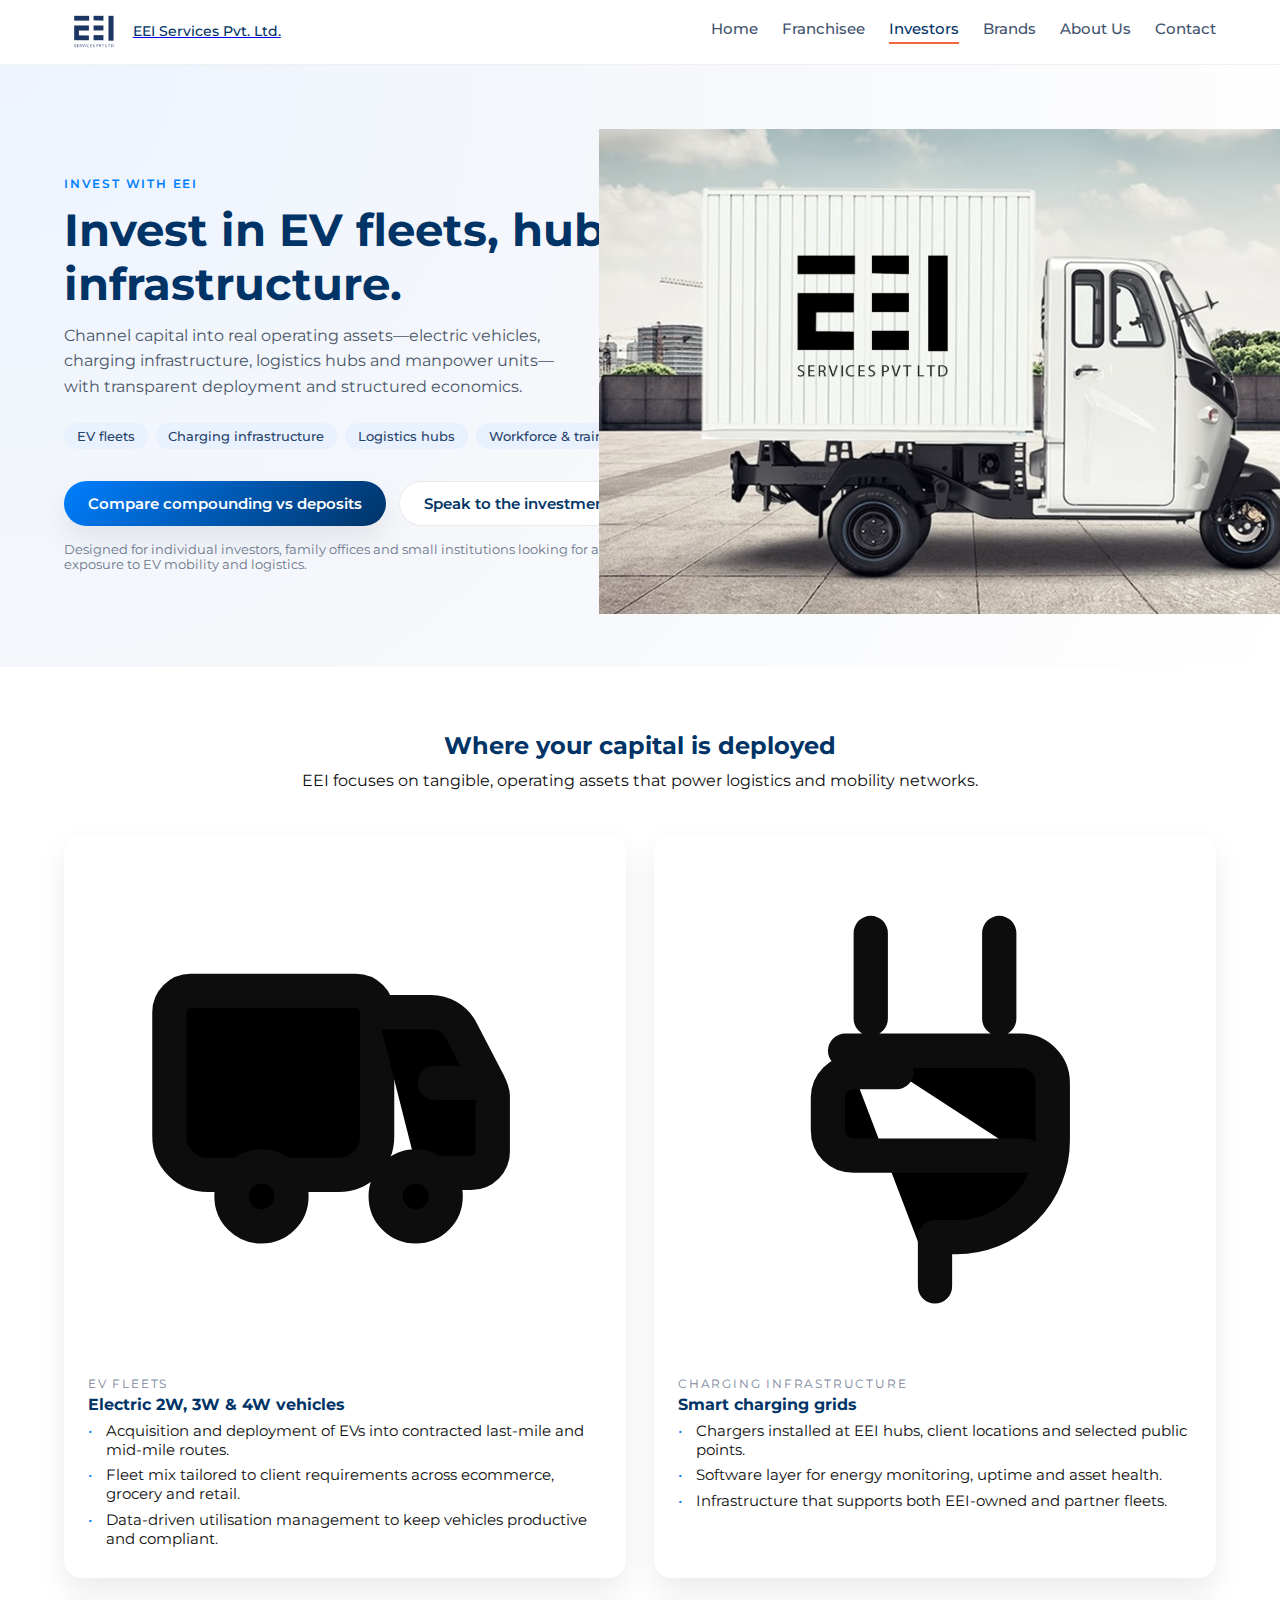
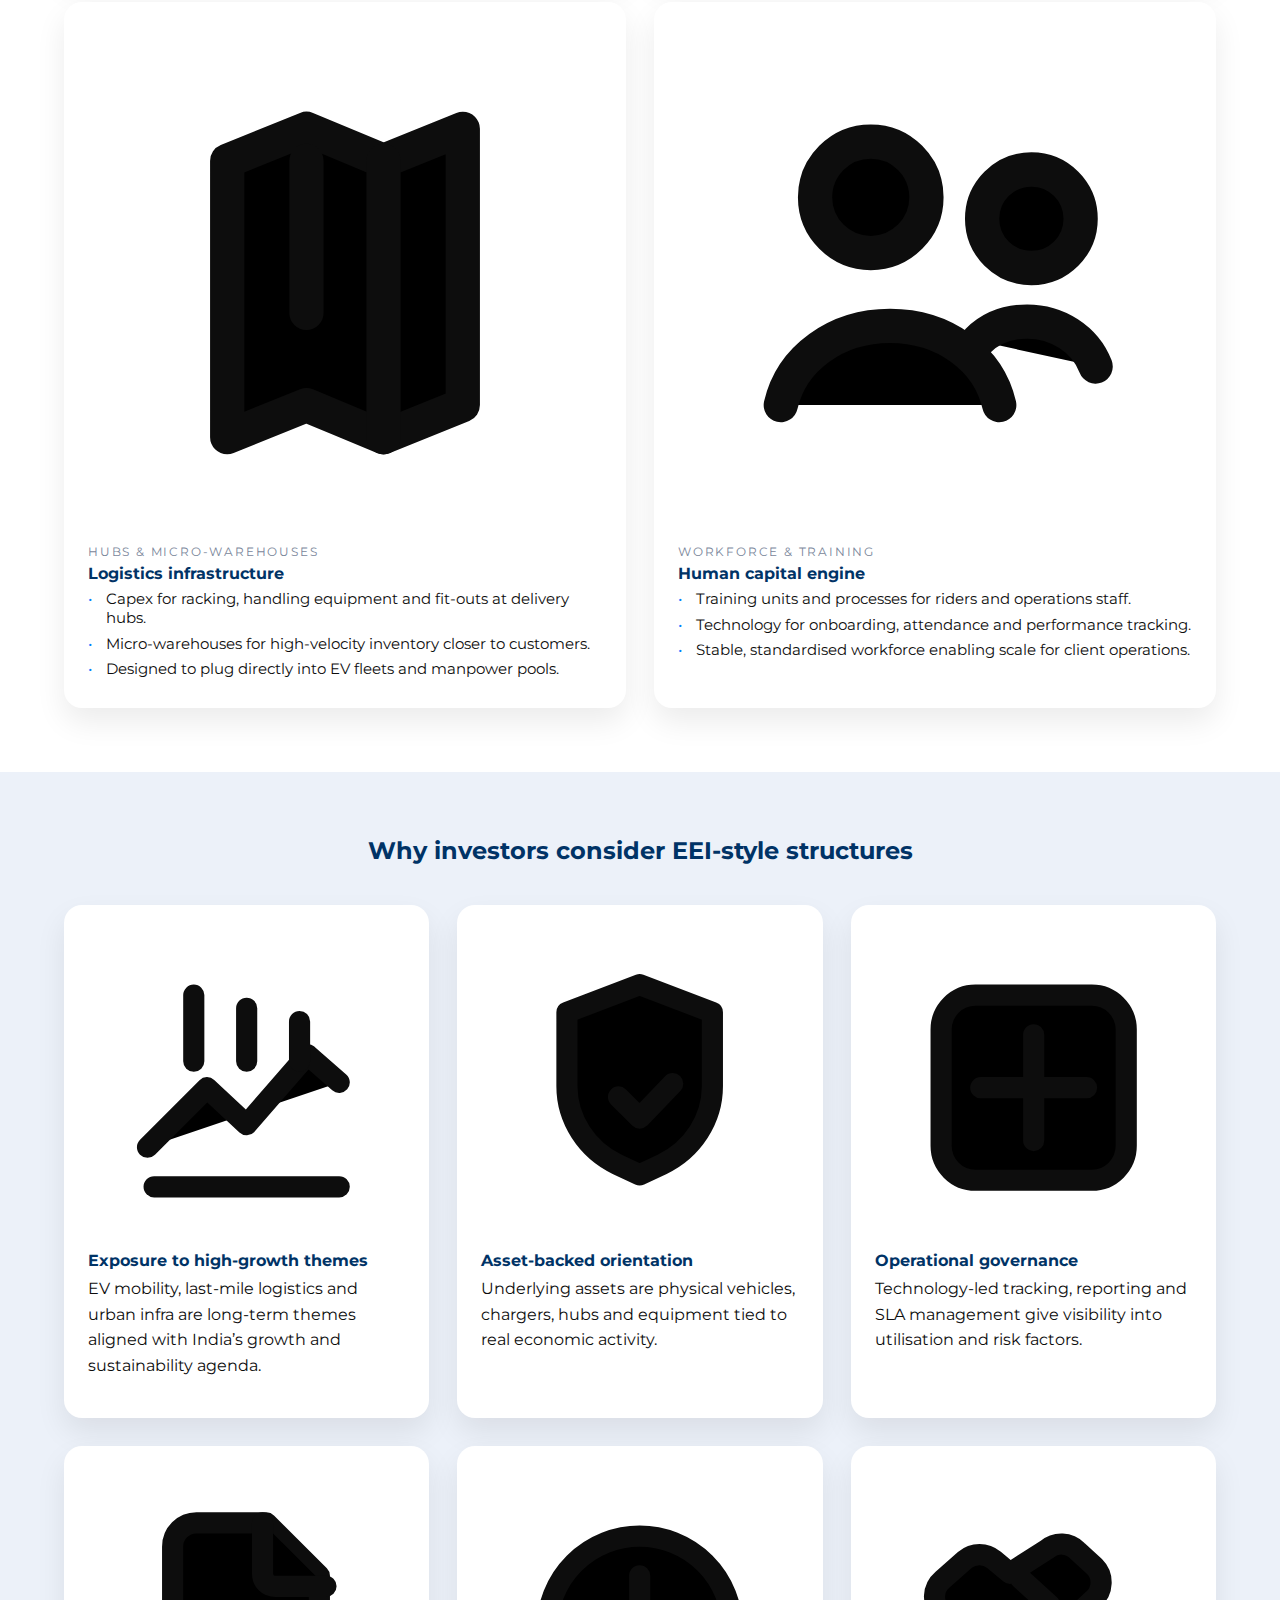
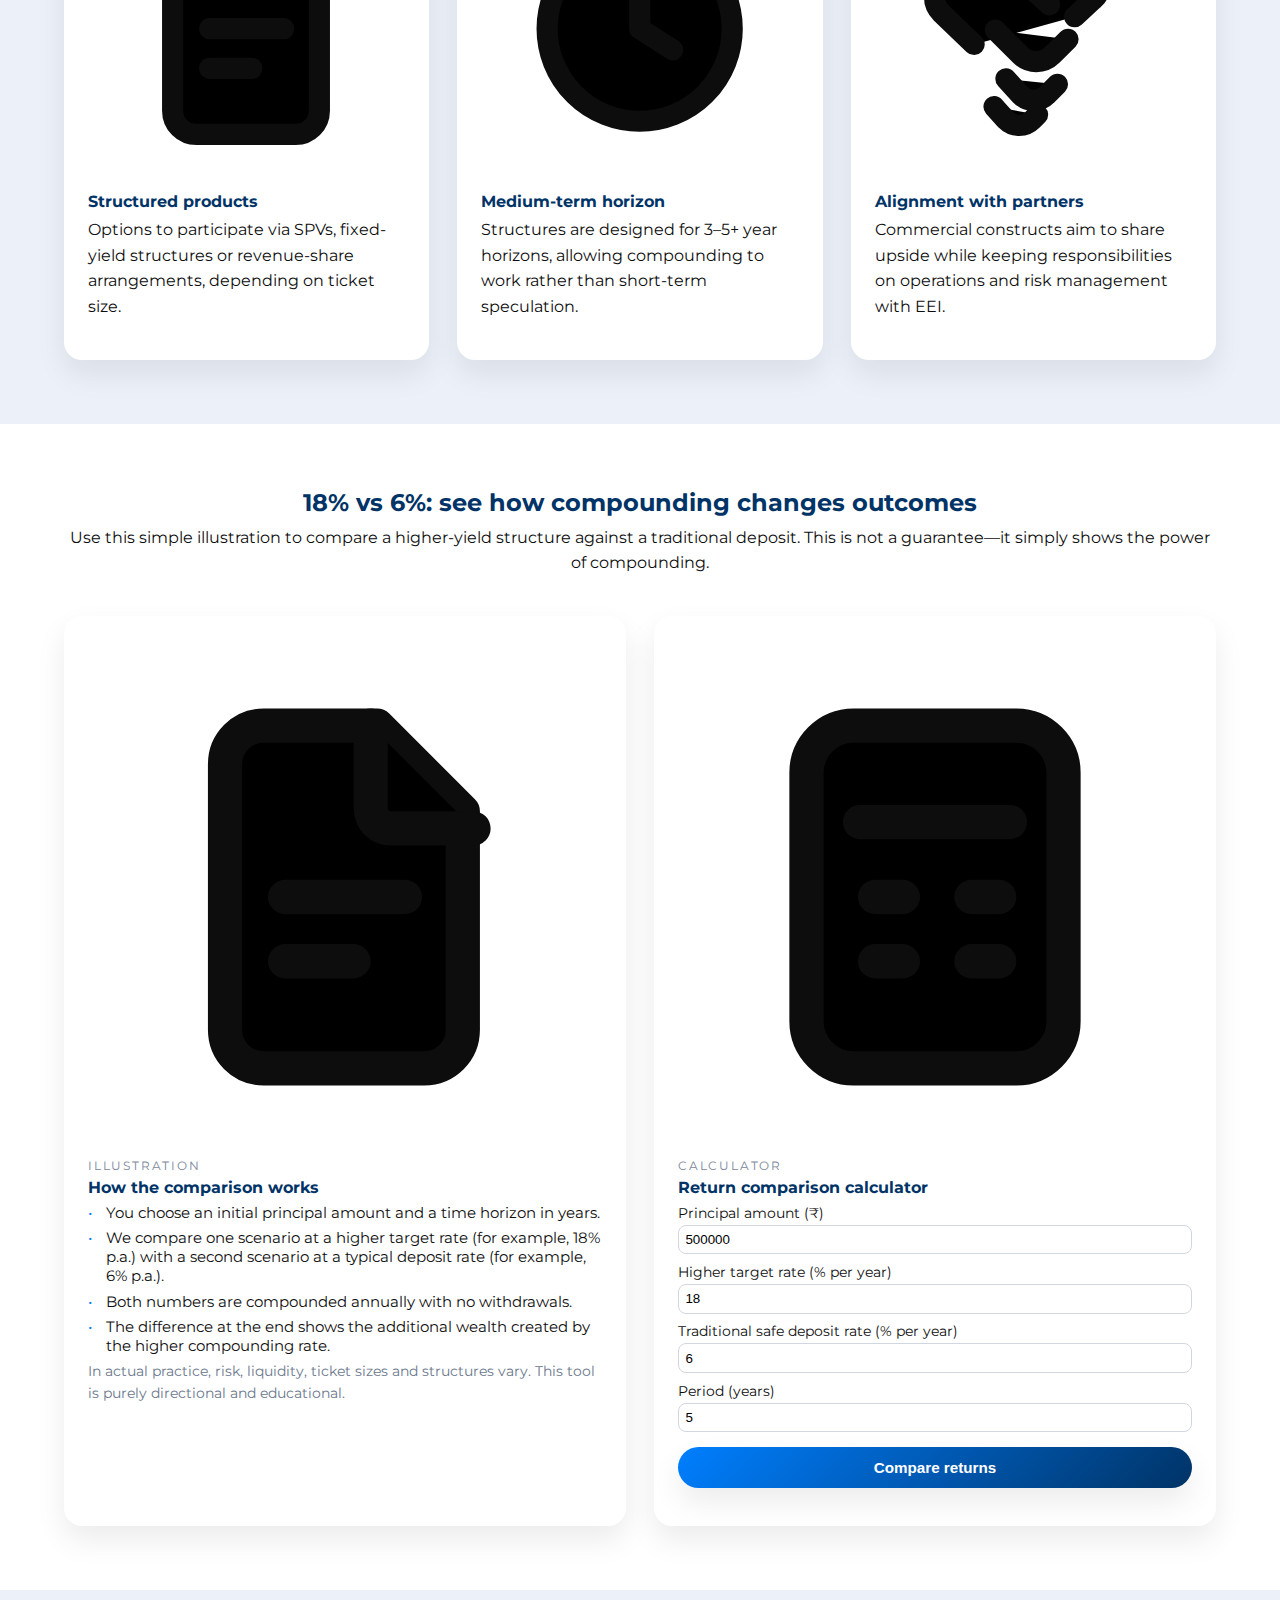
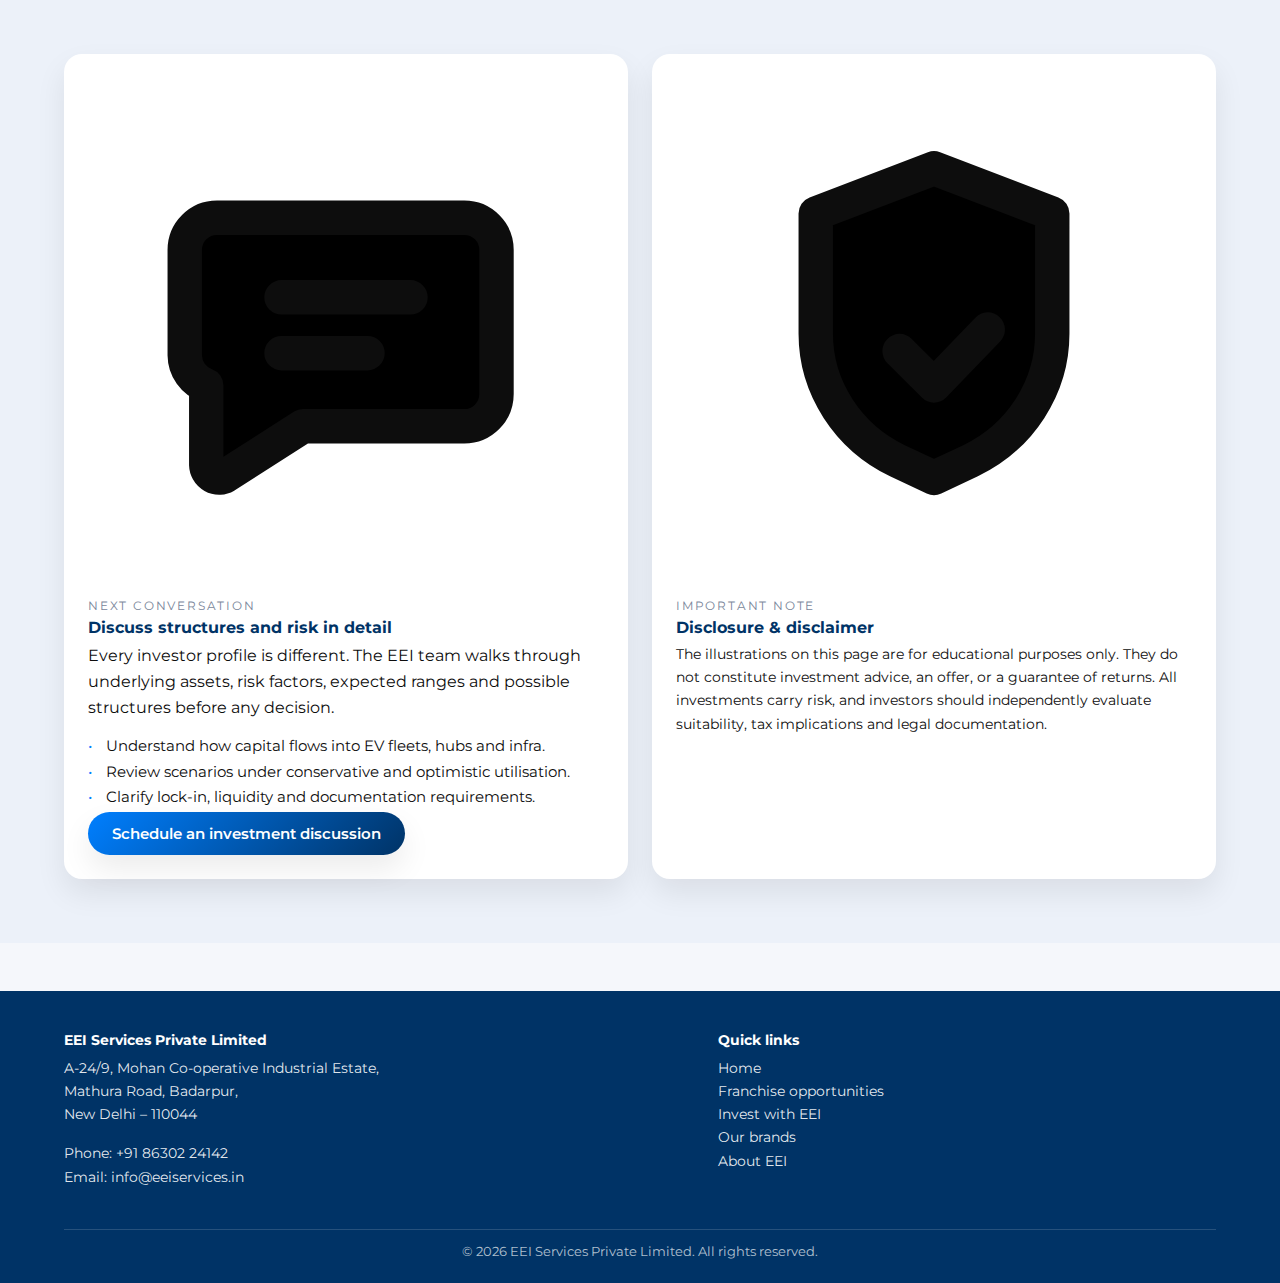
<file: investors.html>
<!DOCTYPE html>
<html lang="en">
<head>
  <meta charset="UTF-8">
  <title>Investors – EV Fleets &amp; Infra with EEI Services</title>
  <meta name="viewport" content="width=device-width, initial-scale=1">
  <meta name="description" content="Invest in EV fleets, charging infrastructure and logistics hubs with EEI Services. Asset-backed structures targeting higher returns than traditional deposits.">
  <link rel="stylesheet" href="assets/css/style.css">
  <link href="https://fonts.googleapis.com/css2?family=Montserrat:wght@400;500;600;700&display=swap" rel="stylesheet">
</head>
<body>

  <!-- Header -->
  <header class="site-header">
    <div class="site-header__inner">
      <a href="index.html" class="site-header__logo">
        <img src="assets/img/logo-eei-blue.png" alt="EEI Services logo">
        <div class="site-header__brand-text">
          EEI Services Pvt. Ltd.
        </div>
      </a>

      <nav class="nav">
        <a href="index.html">Home</a>
        <a href="franchisee.html">Franchisee</a>
        <a href="investors.html" class="active">Investors</a>
        <a href="brands.html">Brands</a>
        <a href="about.html">About Us</a>
        <a href="contact.html">Contact</a>
      </nav>
    </div>
  </header>

  <!-- Hero -->
  <section class="hero">
    <div class="container hero__inner">
      <div>
        <div class="hero__kicker">Invest with EEI</div>
        <h1 class="hero__title">Invest in EV fleets, hubs &amp; infrastructure.</h1>
        <p class="hero__subtitle">
          Channel capital into real operating assets&mdash;electric vehicles, charging infrastructure,
          logistics hubs and manpower units&mdash;with transparent deployment and structured economics.
        </p>

        <div class="hero__pills">
          <span class="hero__pill">EV fleets</span>
          <span class="hero__pill">Charging infrastructure</span>
          <span class="hero__pill">Logistics hubs</span>
          <span class="hero__pill">Workforce &amp; training units</span>
        </div>

        <div class="hero__actions">
          <a href="#comparison" class="btn btn-primary">
            Compare compounding vs deposits
          </a>
          <a href="contact.html#contact-form" class="btn btn-secondary">
  Speak to the investments team
</a>

        </div>

        <div class="hero__meta">
          Designed for individual investors, family offices and small institutions looking for asset-backed exposure to EV mobility and logistics.
        </div>
      </div>

      <div class="hero__visual">
  <img src="assets/img/eei-investor-snapshot.jpg"
       alt="EEI branded electric cargo three-wheeler for investor-backed fleet">
</div>
  </section>

  <!-- Where your money goes -->
  <section class="section section--light">
    <div class="container">
      <div class="section__header">
        <h2>Where your capital is deployed</h2>
        <p>EEI focuses on tangible, operating assets that power logistics and mobility networks.</p>
      </div>

      <div class="grid-2">
        <div class="card">
          <div class="card__icon card__icon--orange" aria-hidden="true">
            <svg viewBox="0 0 24 24" role="img">
              <use href="assets/img/icons.svg#icon-truck"></use>
            </svg>
          </div>
          <div class="card__kicker">EV fleets</div>
          <h3 class="card__title">Electric 2W, 3W &amp; 4W vehicles</h3>
          <ul class="bullet-list">
            <li>Acquisition and deployment of EVs into contracted last-mile and mid-mile routes.</li>
            <li>Fleet mix tailored to client requirements across ecommerce, grocery and retail.</li>
            <li>Data-driven utilisation management to keep vehicles productive and compliant.</li>
          </ul>
        </div>

        <div class="card">
          <div class="card__icon card__icon--navy" aria-hidden="true">
            <svg viewBox="0 0 24 24" role="img">
              <use href="assets/img/icons.svg#icon-plug"></use>
            </svg>
          </div>
          <div class="card__kicker">Charging infrastructure</div>
          <h3 class="card__title">Smart charging grids</h3>
          <ul class="bullet-list">
            <li>Chargers installed at EEI hubs, client locations and selected public points.</li>
            <li>Software layer for energy monitoring, uptime and asset health.</li>
            <li>Infrastructure that supports both EEI-owned and partner fleets.</li>
          </ul>
        </div>
      </div>

      <div style="height:1.5rem;"></div>

      <div class="grid-2">
        <div class="card">
          <div class="card__icon" aria-hidden="true">
            <svg viewBox="0 0 24 24" role="img">
              <use href="assets/img/icons.svg#icon-map"></use>
            </svg>
          </div>
          <div class="card__kicker">Hubs &amp; micro-warehouses</div>
          <h3 class="card__title">Logistics infrastructure</h3>
          <ul class="bullet-list">
            <li>Capex for racking, handling equipment and fit-outs at delivery hubs.</li>
            <li>Micro-warehouses for high-velocity inventory closer to customers.</li>
            <li>Designed to plug directly into EV fleets and manpower pools.</li>
          </ul>
        </div>

        <div class="card">
          <div class="card__icon card__icon--lime" aria-hidden="true">
            <svg viewBox="0 0 24 24" role="img">
              <use href="assets/img/icons.svg#icon-people"></use>
            </svg>
          </div>
          <div class="card__kicker">Workforce &amp; training</div>
          <h3 class="card__title">Human capital engine</h3>
          <ul class="bullet-list">
            <li>Training units and processes for riders and operations staff.</li>
            <li>Technology for onboarding, attendance and performance tracking.</li>
            <li>Stable, standardised workforce enabling scale for client operations.</li>
          </ul>
        </div>
      </div>
    </div>
  </section>

  <!-- Why invest with EEI -->
  <section class="section section--muted">
    <div class="container">
      <div class="section__header">
        <h2>Why investors consider EEI-style structures</h2>
      </div>

      <div class="grid-3">
        <div class="card">
          <div class="card__icon card__icon--orange" aria-hidden="true">
            <svg viewBox="0 0 24 24" role="img">
              <use href="assets/img/icons.svg#icon-growth"></use>
            </svg>
          </div>
          <h3 class="card__title">Exposure to high-growth themes</h3>
          <p>EV mobility, last-mile logistics and urban infra are long-term themes aligned with India’s growth and sustainability agenda.</p>
        </div>
        <div class="card">
          <div class="card__icon card__icon--navy" aria-hidden="true">
            <svg viewBox="0 0 24 24" role="img">
              <use href="assets/img/icons.svg#icon-shield"></use>
            </svg>
          </div>
          <h3 class="card__title">Asset-backed orientation</h3>
          <p>Underlying assets are physical vehicles, chargers, hubs and equipment tied to real economic activity.</p>
        </div>
        <div class="card">
          <div class="card__icon" aria-hidden="true">
            <svg viewBox="0 0 24 24" role="img">
              <use href="assets/img/icons.svg#icon-governance"></use>
            </svg>
          </div>
          <h3 class="card__title">Operational governance</h3>
          <p>Technology-led tracking, reporting and SLA management give visibility into utilisation and risk factors.</p>
        </div>
        <div class="card">
          <div class="card__icon card__icon--lime" aria-hidden="true">
            <svg viewBox="0 0 24 24" role="img">
              <use href="assets/img/icons.svg#icon-document"></use>
            </svg>
          </div>
          <h3 class="card__title">Structured products</h3>
          <p>Options to participate via SPVs, fixed-yield structures or revenue-share arrangements, depending on ticket size.</p>
        </div>
        <div class="card">
          <div class="card__icon card__icon--orange" aria-hidden="true">
            <svg viewBox="0 0 24 24" role="img">
              <use href="assets/img/icons.svg#icon-clock"></use>
            </svg>
          </div>
          <h3 class="card__title">Medium-term horizon</h3>
          <p>Structures are designed for 3–5+ year horizons, allowing compounding to work rather than short-term speculation.</p>
        </div>
        <div class="card">
          <div class="card__icon card__icon--navy" aria-hidden="true">
            <svg viewBox="0 0 24 24" role="img">
              <use href="assets/img/icons.svg#icon-handshake"></use>
            </svg>
          </div>
          <h3 class="card__title">Alignment with partners</h3>
          <p>Commercial constructs aim to share upside while keeping responsibilities on operations and risk management with EEI.</p>
        </div>
      </div>
    </div>
  </section>

  <!-- Return comparison & calculator -->
  <section class="section section--light" id="comparison">
    <div class="container">
      <div class="section__header">
        <h2>18% vs 6%: see how compounding changes outcomes</h2>
        <p>Use this simple illustration to compare a higher-yield structure against a traditional deposit. This is not a guarantee&mdash;it simply shows the power of compounding.</p>
      </div>

      <div class="grid-2">
        <div class="card">
          <div class="card__icon card__icon--navy" aria-hidden="true">
            <svg viewBox="0 0 24 24" role="img">
              <use href="assets/img/icons.svg#icon-document"></use>
            </svg>
          </div>
          <div class="card__kicker">Illustration</div>
          <h3 class="card__title">How the comparison works</h3>
          <ul class="bullet-list">
            <li>You choose an initial principal amount and a time horizon in years.</li>
            <li>We compare one scenario at a higher target rate (for example, 18% p.a.) with a second scenario at a typical deposit rate (for example, 6% p.a.).</li>
            <li>Both numbers are compounded annually with no withdrawals.</li>
            <li>The difference at the end shows the additional wealth created by the higher compounding rate.</li>
          </ul>
          <p style="font-size:0.85rem; color:#6B778C;">
            In actual practice, risk, liquidity, ticket sizes and structures vary. This tool is purely directional and educational.
          </p>
        </div>

        <div class="card">
          <div class="card__icon card__icon--orange" aria-hidden="true">
            <svg viewBox="0 0 24 24" role="img">
              <use href="assets/img/icons.svg#icon-calculator"></use>
            </svg>
          </div>
          <div class="card__kicker">Calculator</div>
          <h3 class="card__title">Return comparison calculator</h3>

          <form id="investorForm">
            <label style="display:block; font-size:0.85rem; margin-top:0.5rem;">
              Principal amount (₹)
              <input type="number" id="invPrincipal" value="500000" min="0" step="10000"
                     style="width:100%; margin-top:0.25rem; padding:0.4rem; border-radius:8px; border:1px solid #D0D7E2;" required>
            </label>

            <label style="display:block; font-size:0.85rem; margin-top:0.6rem;">
              Higher target rate (% per year)
              <input type="number" id="invHighRate" value="18" min="0" max="40" step="0.1"
                     style="width:100%; margin-top:0.25rem; padding:0.4rem; border-radius:8px; border:1px solid #D0D7E2;" required>
            </label>

            <label style="display:block; font-size:0.85rem; margin-top:0.6rem;">
              Traditional safe deposit rate (% per year)
              <input type="number" id="invSafeRate" value="6" min="0" max="20" step="0.1"
                     style="width:100%; margin-top:0.25rem; padding:0.4rem; border-radius:8px; border:1px solid #D0D7E2;" required>
            </label>

            <label style="display:block; font-size:0.85rem; margin-top:0.6rem;">
              Period (years)
              <input type="number" id="invYears" value="5" min="1" max="20"
                     style="width:100%; margin-top:0.25rem; padding:0.4rem; border-radius:8px; border:1px solid #D0D7E2;" required>
            </label>

            <button type="submit" class="btn btn-primary" style="width:100%; margin-top:0.9rem;">
              Compare returns
            </button>
          </form>

          <div id="investorResult" class="calculator-result" style="margin-top:0.9rem; font-size:0.85rem;"></div>
        </div>
      </div>
    </div>
  </section>

  <!-- CTA section -->
  <section class="section section--muted">
    <div class="container">
      <div class="callout-row">
        <div class="card">
          <div class="card__icon card__icon--navy" aria-hidden="true">
            <svg viewBox="0 0 24 24" role="img">
              <use href="assets/img/icons.svg#icon-chat"></use>
            </svg>
          </div>
          <div class="card__kicker">Next conversation</div>
          <h3 class="card__title">Discuss structures and risk in detail</h3>
          <p>
            Every investor profile is different. The EEI team walks through underlying assets,
            risk factors, expected ranges and possible structures before any decision.
          </p>
          <ul class="bullet-list">
            <li>Understand how capital flows into EV fleets, hubs and infra.</li>
            <li>Review scenarios under conservative and optimistic utilisation.</li>
            <li>Clarify lock-in, liquidity and documentation requirements.</li>
          </ul>
          <a href="https://wa.me/918630224142" class="btn btn-primary" target="_blank" rel="noopener">
            Schedule an investment discussion
          </a>
        </div>

        <div class="card">
          <div class="card__icon card__icon--orange" aria-hidden="true">
            <svg viewBox="0 0 24 24" role="img">
              <use href="assets/img/icons.svg#icon-shield"></use>
            </svg>
          </div>
          <div class="card__kicker">Important note</div>
          <h3 class="card__title">Disclosure &amp; disclaimer</h3>
          <p style="font-size:0.9rem;">
            The illustrations on this page are for educational purposes only. They do not constitute
            investment advice, an offer, or a guarantee of returns. All investments carry risk, and
            investors should independently evaluate suitability, tax implications and legal documentation.
          </p>
        </div>
      </div>
    </div>
  </section>

  <!-- Footer -->
  <footer class="site-footer">
    <div class="container">
      <div class="site-footer__top">
        <div>
          <h4>EEI Services Private Limited</h4>
          <p>
            A-24/9, Mohan Co-operative Industrial Estate,<br>
            Mathura Road, Badarpur,<br>
            New Delhi &ndash; 110044
          </p>
          <p>
            Phone: <a href="tel:+918630224142">+91 86302 24142</a><br>
            Email: <a href="mailto:info@eeiservices.in">info@eeiservices.in</a>
          </p>
        </div>
        <div>
          <h4>Quick links</h4>
          <p>
            <a href="index.html">Home</a><br>
            <a href="franchisee.html">Franchise opportunities</a><br>
            <a href="investors.html">Invest with EEI</a><br>
            <a href="brands.html">Our brands</a><br>
            <a href="about.html">About EEI</a>
          </p>
        </div>
      </div>

      <div class="site-footer__bottom">
        &copy; <span id="year"></span> EEI Services Private Limited. All rights reserved.
      </div>
    </div>
  </footer>

  <script src="assets/js/main.js"></script>
  <script>
    document.getElementById('year').textContent = new Date().getFullYear();
  </script>
</body>
</html>
</file>
<file: assets/css/style.css>
/* === EEI Global Styles ===================================== */

/* Brand palette (from guidelines) */
:root {
  --color-navy: #003366;
  --color-blue: #007FFF;
  --color-lime: #A1B209;
  --color-orange: #F26739;
  --color-black: #0D0D0D;
  --color-white: #FFFFFF;

  --max-width: 1200px;
  --radius-lg: 18px;
  --shadow-soft: 0 14px 30px rgba(0, 0, 0, 0.08);
}

/* Reset-ish */
*,
*::before,
*::after {
  box-sizing: border-box;
}

html {
  scroll-behavior: smooth;
}

body {
  margin: 0;
  font-family: "Montserrat", system-ui, -apple-system, BlinkMacSystemFont, "Segoe UI", sans-serif;
  color: var(--color-black);
  background-color: #F5F7FB;
}

/* Typography */
h1, h2, h3, h4 {
  font-family: "Montserrat", system-ui, -apple-system, BlinkMacSystemFont, "Segoe UI", sans-serif;
  margin: 0 0 0.5rem;
  color: var(--color-navy);
}

p {
  margin: 0 0 1rem;
  line-height: 1.6;
}

/* Layout helpers */
.container {
  max-width: var(--max-width);
  margin: 0 auto;
  padding: 0 1.5rem;
}

.section {
  padding: 4rem 0;
}

.section--light {
  background-color: var(--color-white);
}

.section--muted {
  background-color: #ECF1F9;
}

.section__header {
  text-align: center;
  margin-bottom: 2.5rem;
}

.section__kicker {
  text-transform: uppercase;
  font-size: 0.8rem;
  letter-spacing: 0.14em;
  color: var(--color-blue);
  font-weight: 600;
}

/* === Header & Navigation ==================================== */

.site-header {
  background-color: var(--color-white);
  border-bottom: 1px solid rgba(0, 0, 0, 0.06);
  position: sticky;
  top: 0;
  z-index: 100;
}

.site-header__inner {
  display: flex;
  align-items: center;
  justify-content: space-between;
  max-width: var(--max-width);
  margin: 0 auto;
  padding: 0.75rem 1.5rem;
}

.site-header__logo {
  display: flex;
  align-items: center;
  gap: 0.75rem;
}

.site-header__logo img {
  height: 40px;
  width: auto;
}

.site-header__brand-text {
  font-size: 0.9rem;
  font-weight: 500;
  color: var(--color-navy);
  line-height: 1.2;
}

.nav {
  display: flex;
  align-items: center;
  gap: 1.5rem;
}

.nav a {
  text-decoration: none;
  font-size: 0.92rem;
  font-weight: 500;
  color: #42526E;
  padding-bottom: 0.2rem;
  border-bottom: 2px solid transparent;
}

.nav a:hover {
  color: var(--color-navy);
}

.nav a.active {
  color: var(--color-navy);
  border-bottom-color: var(--color-orange);
}

/* Simple mobile behaviour */
@media (max-width: 768px) {
  .site-header__inner {
    flex-wrap: wrap;
    gap: 0.75rem;
  }
  .nav {
    width: 100%;
    justify-content: flex-start;
    flex-wrap: wrap;
    row-gap: 0.25rem;
  }
}

/* === Buttons ================================================= */

.btn {
  display: inline-flex;
  align-items: center;
  justify-content: center;
  padding: 0.75rem 1.5rem;
  border-radius: 999px;
  border: none;
  cursor: pointer;
  font-weight: 600;
  font-size: 0.95rem;
  text-decoration: none;
  transition: transform 0.12s ease, box-shadow 0.12s ease, background-color 0.12s ease;
}

.btn-primary {
  background: linear-gradient(135deg, var(--color-blue), var(--color-navy));
  color: var(--color-white);
  box-shadow: var(--shadow-soft);
}

.btn-primary:hover {
  transform: translateY(-1px);
  box-shadow: 0 20px 40px rgba(0, 0, 0, 0.12);
}

.btn-secondary {
  background-color: var(--color-white);
  border: 1px solid rgba(0, 0, 0, 0.08);
  color: var(--color-navy);
}

.btn-secondary:hover {
  background-color: #EDF2FF;
}

/* === Hero ==================================================== */

.hero {
  background: radial-gradient(circle at top left, #EDF4FF 0, #F5F7FB 45%, #FFFFFF 100%);
  padding: 4rem 0 3rem;
}

.hero__inner {
  display: grid;
  grid-template-columns: minmax(0, 1.7fr) minmax(0, 1.2fr);
  gap: 3rem;
  align-items: center;
}

.hero__kicker {
  text-transform: uppercase;
  font-size: 0.75rem;
  letter-spacing: 0.15em;
  color: var(--color-blue);
  font-weight: 600;
  margin-bottom: 0.75rem;
}

.hero__title {
  font-size: clamp(2rem, 3vw + 1rem, 2.8rem);
  margin-bottom: 0.75rem;
}

.hero__subtitle {
  font-size: 1rem;
  color: #4A5668;
  max-width: 32rem;
}

.hero__pills {
  display: flex;
  flex-wrap: wrap;
  gap: 0.5rem;
  margin: 1.5rem 0 2rem;
}

.hero__pill {
  padding: 0.35rem 0.8rem;
  border-radius: 999px;
  background-color: #E9F1FF;
  font-size: 0.8rem;
  color: #26446B;
  font-weight: 500;
}

.hero__actions {
  display: flex;
  flex-wrap: wrap;
  gap: 0.8rem;
}

.hero__meta {
  font-size: 0.8rem;
  color: #6B778C;
  margin-top: 1rem;
}

.hero__visual {
  justify-self: center;
}

.hero__card {
  background-color: var(--color-white);
  border-radius: 24px;
  padding: 1.75rem;
  box-shadow: var(--shadow-soft);
  max-width: 380px;
}

.hero__card-title {
  font-size: 1rem;
  margin-bottom: 0.4rem;
}

.hero__badge-row {
  display: flex;
  flex-wrap: wrap;
  gap: 0.4rem;
  margin: 0.6rem 0 1rem;
}

.hero__badge {
  font-size: 0.75rem;
  padding: 0.25rem 0.65rem;
  border-radius: 999px;
  background-color: #FDF3EC;
  color: #C24A15;
}

/* Cards / grids */
.grid-3 {
  display: grid;
  grid-template-columns: repeat(3, minmax(0, 1fr));
  gap: 1.75rem;
}

.grid-2 {
  display: grid;
  grid-template-columns: repeat(2, minmax(0, 1fr));
  gap: 1.75rem;
}

.card {
  background-color: var(--color-white);
  border-radius: var(--radius-lg);
  padding: 1.5rem;
  box-shadow: var(--shadow-soft);
}

.card__kicker {
  font-size: 0.75rem;
  text-transform: uppercase;
  letter-spacing: 0.15em;
  color: #7A869A;
  margin-bottom: 0.3rem;
}

.card__title {
  font-size: 1rem;
  margin-bottom: 0.4rem;
}

/* Lists */
.bullet-list {
  list-style: none;
  padding-left: 0;
  margin: 0;
}

.bullet-list li {
  position: relative;
  padding-left: 1.1rem;
  margin-bottom: 0.4rem;
  font-size: 0.95rem;
}

.bullet-list li::before {
  content: "•";
  position: absolute;
  left: 0;
  top: 0;
  color: var(--color-blue);
}

/* Stats */
.stats-row {
  display: flex;
  flex-wrap: wrap;
  gap: 1.25rem;
}

.stat {
  flex: 1 1 180px;
  background-color: var(--color-white);
  border-radius: var(--radius-lg);
  padding: 1.2rem 1.3rem;
  box-shadow: var(--shadow-soft);
}

.stat__value {
  font-size: 1.3rem;
  font-weight: 700;
  color: var(--color-navy);
}

.stat__label {
  font-size: 0.85rem;
  color: #5E6C84;
}

/* Callout row */
.callout-row {
  display: grid;
  grid-template-columns: repeat(2, minmax(0, 1fr));
  gap: 1.5rem;
}

/* Footer */
.site-footer {
  background-color: var(--color-navy);
  color: rgba(255, 255, 255, 0.9);
  padding: 2.5rem 0 1.5rem;
  margin-top: 3rem;
  font-size: 0.9rem;
}

.site-footer__top {
  display: grid;
  grid-template-columns: minmax(0, 2fr) minmax(0, 1.6fr);
  gap: 2rem;
  align-items: flex-start;
}

.site-footer h4 {
  color: var(--color-white);
}

.site-footer a {
  color: rgba(255, 255, 255, 0.9);
  text-decoration: none;
}

.site-footer a:hover {
  text-decoration: underline;
}

.site-footer__bottom {
  margin-top: 1.5rem;
  border-top: 1px solid rgba(255, 255, 255, 0.15);
  padding-top: 0.9rem;
  text-align: center;
  font-size: 0.8rem;
  color: rgba(255, 255, 255, 0.7);
}

/* Responsive tweaks */
@media (max-width: 992px) {
  .hero__inner,
  .grid-3,
  .grid-2,
  .callout-row,
  .site-footer__top {
    grid-template-columns: 1fr;
  }

  .hero {
    padding-top: 3rem;
  }

  .hero__visual {
    order: -1;
  }
}
</file>
